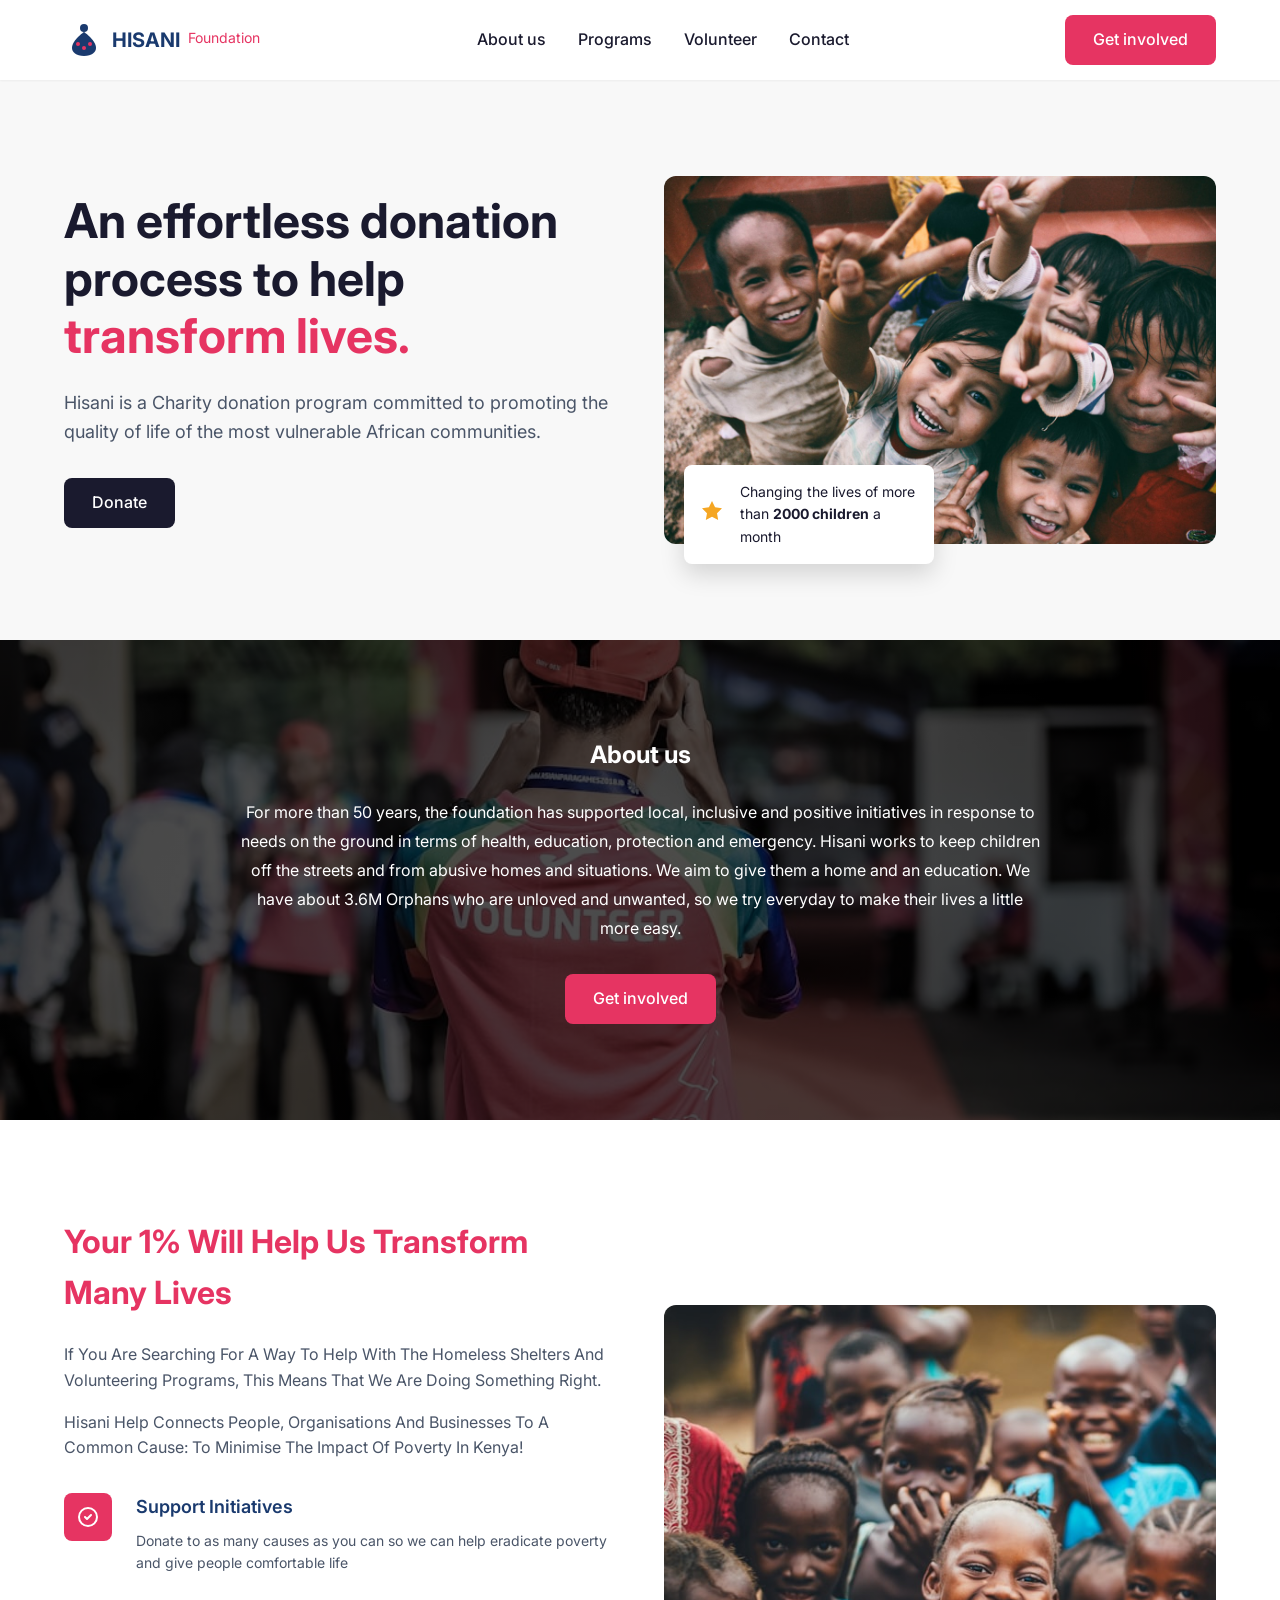
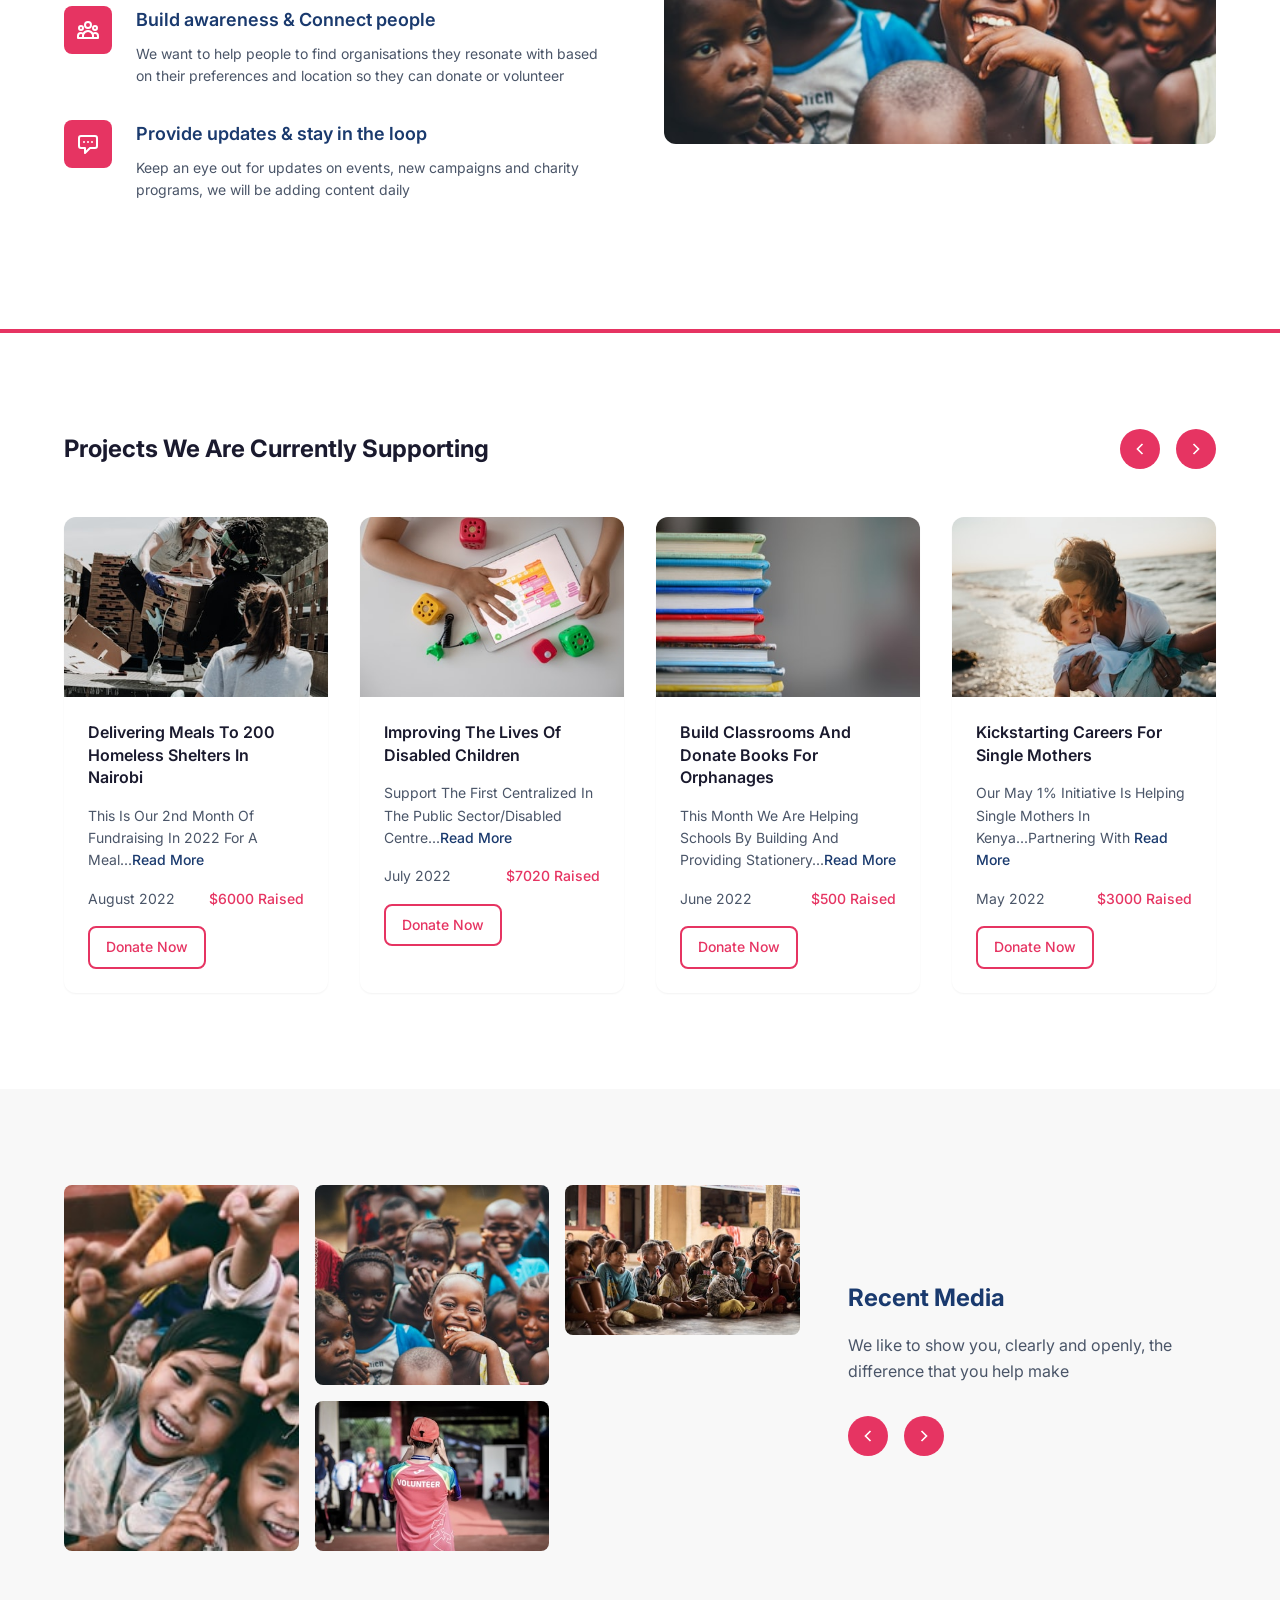
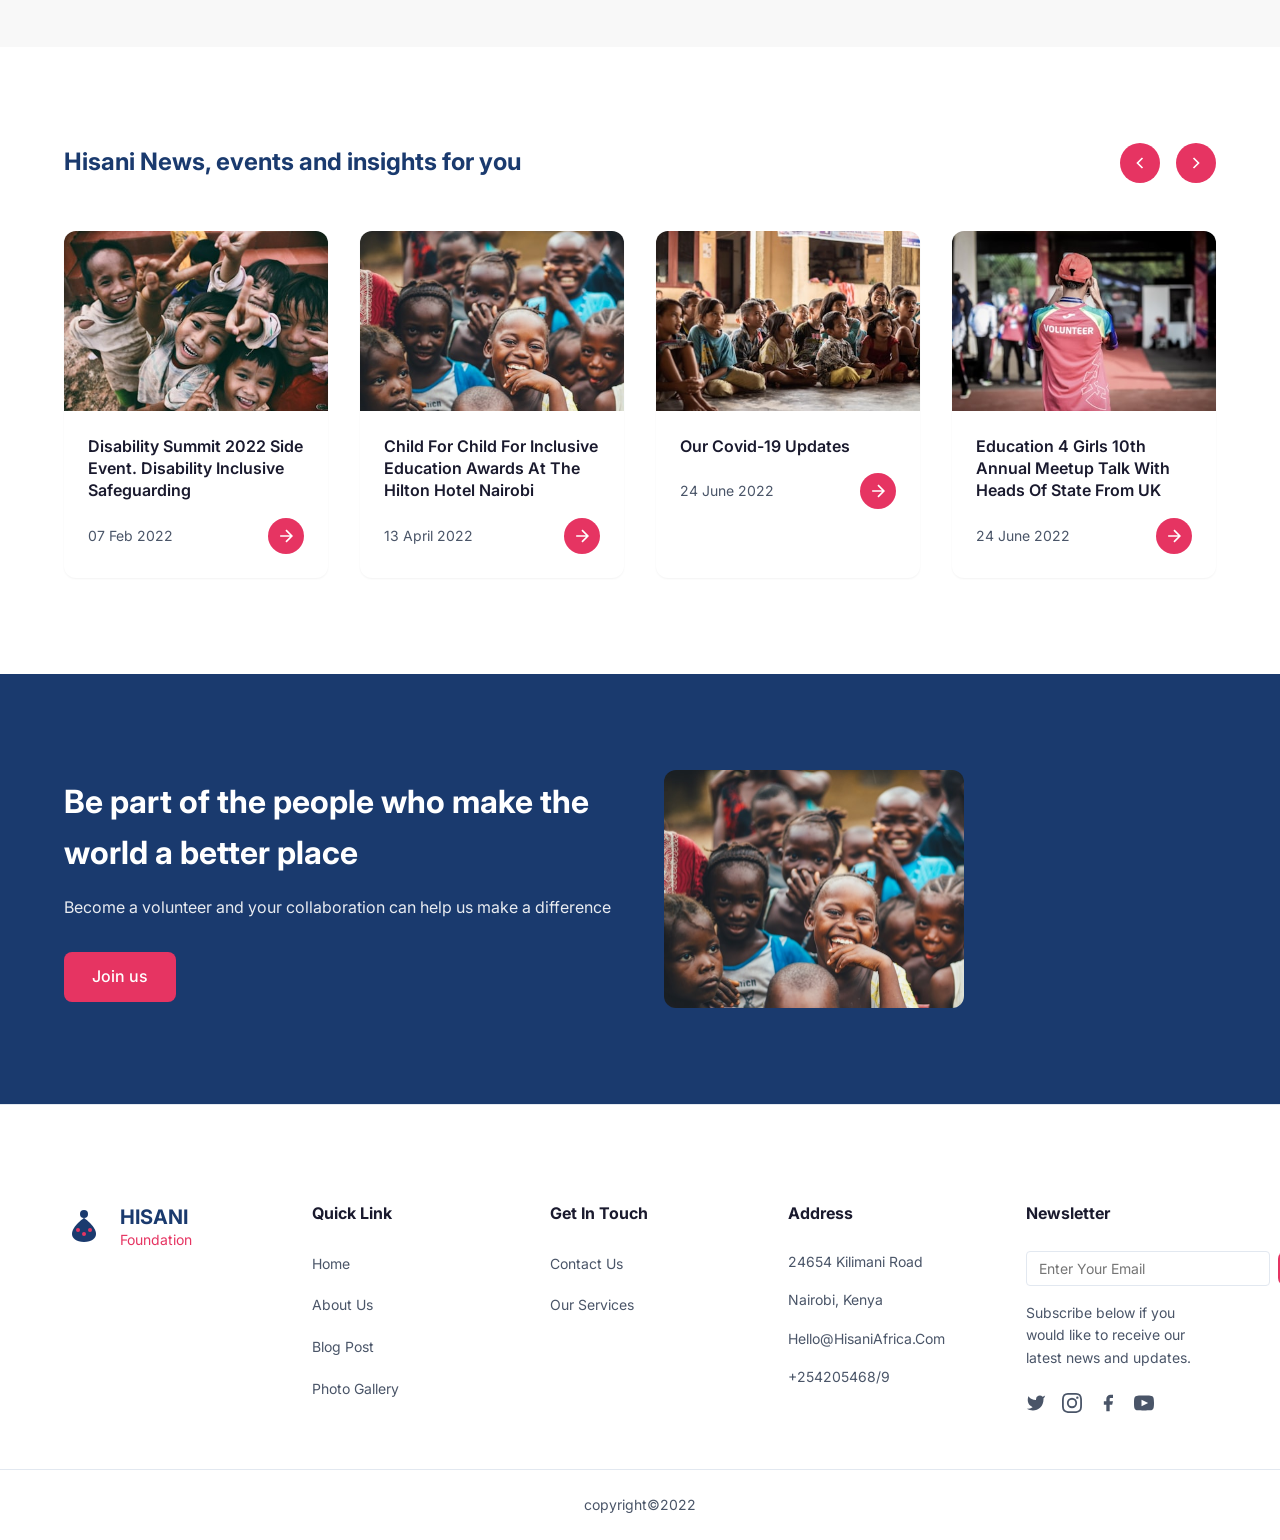
<file: index.html>
<!DOCTYPE html>
<html lang="en">
<head>
  <meta charset="UTF-8">
  <meta name="viewport" content="width=device-width, initial-scale=1.0">
  <title>Hisani - Transform Lives Through Donation</title>
  <link rel="stylesheet" href="assets/css/styles.css">
</head>
<body>
  <header class="header">
    <div class="container header-container">
      <a href="index.html" class="logo">
        <svg class="logo-icon" width="40" height="40" viewBox="0 0 40 40" fill="none" xmlns="http://www.w3.org/2000/svg">
          <circle cx="20" cy="8" r="4" fill="#1A3A6E"/>
          <path d="M20 12C20 12 8 20 8 28C8 32 12 36 20 36C28 36 32 32 32 28C32 20 20 12 20 12Z" fill="#1A3A6E"/>
          <circle cx="14" cy="24" r="2" fill="#E63462"/>
          <circle cx="20" cy="28" r="2" fill="#E63462"/>
          <circle cx="26" cy="24" r="2" fill="#E63462"/>
        </svg>
        <span class="logo-text">HISANI</span>
        <span class="logo-subtext">Foundation</span>
      </a>
      
      <nav class="nav">
        <ul class="nav-list">
          <li><a href="about-us.html" class="nav-link">About us</a></li>
          <li><a href="programs.html" class="nav-link">Programs</a></li>
          <li><a href="volunteer.html" class="nav-link">Volunteer</a></li>
          <li><a href="contact.html" class="nav-link">Contact</a></li>
        </ul>
      </nav>
      
      <a href="contact.html" class="btn btn-primary">Get involved</a>
      
      <button class="mobile-menu-btn" aria-label="Toggle menu">
        <span></span>
        <span></span>
        <span></span>
      </button>
    </div>
  </header>

  <main>
    <section class="hero">
      <div class="container hero-container">
        <div class="hero-content">
          <h1 class="hero-title">
            An effortless donation process to help 
            <span class="text-accent">transform lives.</span>
          </h1>
          <p class="hero-description">
            Hisani is a Charity donation program committed to promoting the quality of life of the most vulnerable African communities.
          </p>
          <a href="#donate" class="btn btn-dark">Donate</a>
        </div>
        
        <div class="hero-image">
          <img src="assets/images/hero/hero-main.jpg" alt="Volunteers helping community" class="hero-img">
          <div class="hero-card">
            <div class="hero-card-icon">
              <svg width="24" height="24" viewBox="0 0 24 24" fill="none" xmlns="http://www.w3.org/2000/svg">
                <path d="M12 2L15.09 8.26L22 9.27L17 14.14L18.18 21.02L12 17.77L5.82 21.02L7 14.14L2 9.27L8.91 8.26L12 2Z" fill="#F5A623"/>
              </svg>
            </div>
            <p class="hero-card-text">Changing the lives of more than <strong>2000 children</strong> a month</p>
          </div>
        </div>
      </div>
    </section>

    <section class="about-overlay-section">
      <div class="about-overlay-bg">
        <div class="container">
          <h2 class="about-overlay-title">About us</h2>
          <p class="about-overlay-text">
            For more than 50 years, the foundation has supported local, inclusive and positive initiatives in response to needs on the ground in terms of health, education, protection and emergency. Hisani works to keep children off the streets and from abusive homes and situations. We aim to give them a home and an education. We have about 3.6M Orphans who are unloved and unwanted, so we try everyday to make their lives a little more easy.
          </p>
          <a href="contact.html" class="btn btn-primary">Get involved</a>
        </div>
      </div>
    </section>

    <section id="impact" class="impact">
      <div class="container impact-container">
        <div class="impact-content">
          <h2 class="impact-title">
            <span class="text-accent">Your 1% Will Help Us Transform Many Lives</span>
          </h2>
          <p class="impact-description">
            If You Are Searching For A Way To Help With The Homeless Shelters And Volunteering Programs, This Means That We Are Doing Something Right.
          </p>
          <p class="impact-description">
            Hisani Help Connects People, Organisations And Businesses To A Common Cause: To Minimise The Impact Of Poverty In Kenya!
          </p>
          
          <div class="features">
            <div class="feature">
              <div class="feature-icon feature-icon--pink">
                <svg width="24" height="24" viewBox="0 0 24 24" fill="none" xmlns="http://www.w3.org/2000/svg">
                  <path d="M9 12L11 14L15 10M21 12C21 16.9706 16.9706 21 12 21C7.02944 21 3 16.9706 3 12C3 7.02944 7.02944 3 12 3C16.9706 3 21 7.02944 21 12Z" stroke="white" stroke-width="2" stroke-linecap="round" stroke-linejoin="round"/>
                </svg>
              </div>
              <div class="feature-content">
                <h3 class="feature-title">Support Initiatives</h3>
                <p class="feature-text">Donate to as many causes as you can so we can help eradicate poverty and give people comfortable life</p>
              </div>
            </div>
            
            <div class="feature">
              <div class="feature-icon feature-icon--pink">
                <svg width="24" height="24" viewBox="0 0 24 24" fill="none" xmlns="http://www.w3.org/2000/svg">
                  <path d="M17 20H22V18C22 16.3431 20.6569 15 19 15C18.0444 15 17.1931 15.4468 16.6438 16.1429M17 20H7M17 20V18C17 17.3438 16.8736 16.717 16.6438 16.1429M7 20H2V18C2 16.3431 3.34315 15 5 15C5.95561 15 6.80686 15.4468 7.35625 16.1429M7 20V18C7 17.3438 7.12642 16.717 7.35625 16.1429M7.35625 16.1429C8.0935 14.301 9.89482 13 12 13C14.1052 13 15.9065 14.301 16.6438 16.1429M15 7C15 8.65685 13.6569 10 12 10C10.3431 10 9 8.65685 9 7C9 5.34315 10.3431 4 12 4C13.6569 4 15 5.34315 15 7ZM21 10C21 11.1046 20.1046 12 19 12C17.8954 12 17 11.1046 17 10C17 8.89543 17.8954 8 19 8C20.1046 8 21 8.89543 21 10ZM7 10C7 11.1046 6.10457 12 5 12C3.89543 12 3 11.1046 3 10C3 8.89543 3.89543 8 5 8C6.10457 8 7 8.89543 7 10Z" stroke="white" stroke-width="2" stroke-linecap="round" stroke-linejoin="round"/>
                </svg>
              </div>
              <div class="feature-content">
                <h3 class="feature-title">Build awareness & Connect people</h3>
                <p class="feature-text">We want to help people to find organisations they resonate with based on their preferences and location so they can donate or volunteer</p>
              </div>
            </div>
            
            <div class="feature">
              <div class="feature-icon feature-icon--pink">
                <svg width="24" height="24" viewBox="0 0 24 24" fill="none" xmlns="http://www.w3.org/2000/svg">
                  <path d="M8 10H8.01M12 10H12.01M16 10H16.01M9 16H5C3.89543 16 3 15.1046 3 14V6C3 4.89543 3.89543 4 5 4H19C20.1046 4 21 4.89543 21 6V14C21 15.1046 20.1046 16 19 16H14L9 21V16Z" stroke="white" stroke-width="2" stroke-linecap="round" stroke-linejoin="round"/>
                </svg>
              </div>
              <div class="feature-content">
                <h3 class="feature-title">Provide updates & stay in the loop</h3>
                <p class="feature-text">Keep an eye out for updates on events, new campaigns and charity programs, we will be adding content daily</p>
              </div>
            </div>
          </div>
        </div>
        
        <div class="impact-image">
          <img src="assets/images/hero/impact-child.jpg" alt="Happy children smiling" class="impact-img">
        </div>
      </div>
    </section>

    <section id="projects" class="projects-section home-projects">
      <div class="container">
        <div class="projects-header">
          <h2 class="projects-title">Projects We Are Currently Supporting</h2>
          <div class="carousel-nav">
            <button class="carousel-btn carousel-prev" aria-label="Previous">
              <svg width="20" height="20" viewBox="0 0 24 24" fill="none" stroke="currentColor" stroke-width="2">
                <path d="M15 18l-6-6 6-6"/>
              </svg>
            </button>
            <button class="carousel-btn carousel-next" aria-label="Next">
              <svg width="20" height="20" viewBox="0 0 24 24" fill="none" stroke="currentColor" stroke-width="2">
                <path d="M9 18l6-6-6-6"/>
              </svg>
            </button>
          </div>
        </div>
        
        <div class="projects-grid">
          <div class="project-card">
            <div class="project-image">
              <img src="assets/images/projects/project-meals.jpg" alt="Delivering meals">
            </div>
            <div class="project-content">
              <h3 class="project-title">Delivering Meals To 200 Homeless Shelters In Nairobi</h3>
              <p class="project-description">This Is Our 2nd Month Of Fundraising In 2022 For A Meal...<a href="project-detail.html" class="read-more">Read More</a></p>
              <div class="project-meta">
                <span class="project-date">August 2022</span>
                <span class="project-raised">$6000 Raised</span>
              </div>
              <a href="project-detail.html" class="btn btn-donate">Donate Now</a>
            </div>
          </div>

          <div class="project-card">
            <div class="project-image">
              <img src="assets/images/projects/project-disabled.jpg" alt="Disabled children">
            </div>
            <div class="project-content">
              <h3 class="project-title">Improving The Lives Of Disabled Children</h3>
              <p class="project-description">Support The First Centralized In The Public Sector/Disabled Centre...<a href="project-detail.html" class="read-more">Read More</a></p>
              <div class="project-meta">
                <span class="project-date">July 2022</span>
                <span class="project-raised">$7020 Raised</span>
              </div>
              <a href="project-detail.html" class="btn btn-donate">Donate Now</a>
            </div>
          </div>

          <div class="project-card">
            <div class="project-image">
              <img src="assets/images/projects/project-classrooms.jpg" alt="Classrooms and books">
            </div>
            <div class="project-content">
              <h3 class="project-title">Build Classrooms And Donate Books For Orphanages</h3>
              <p class="project-description">This Month We Are Helping Schools By Building And Providing Stationery...<a href="project-detail.html" class="read-more">Read More</a></p>
              <div class="project-meta">
                <span class="project-date">June 2022</span>
                <span class="project-raised">$500 Raised</span>
              </div>
              <a href="project-detail.html" class="btn btn-donate">Donate Now</a>
            </div>
          </div>

          <div class="project-card">
            <div class="project-image">
              <img src="assets/images/projects/project-mothers.jpg" alt="Single mothers">
            </div>
            <div class="project-content">
              <h3 class="project-title">Kickstarting Careers For Single Mothers</h3>
              <p class="project-description">Our May 1% Initiative Is Helping Single Mothers In Kenya...Partnering With <a href="project-detail.html" class="read-more">Read More</a></p>
              <div class="project-meta">
                <span class="project-date">May 2022</span>
                <span class="project-raised">$3000 Raised</span>
              </div>
              <a href="project-detail.html" class="btn btn-donate">Donate Now</a>
            </div>
          </div>
        </div>
      </div>
    </section>

    <section class="recent-media">
      <div class="container">
        <div class="media-content">
          <div class="media-gallery">
            <div class="media-item media-item--large">
              <img src="assets/images/media/media-1.jpg" alt="Children with donations">
            </div>
            <div class="media-item media-item--featured">
              <img src="assets/images/media/media-2.jpg" alt="Happy child">
            </div>
            <div class="media-item">
              <img src="assets/images/media/media-3.jpg" alt="Community support">
            </div>
            <div class="media-item">
              <img src="assets/images/media/media-4.jpg" alt="Education program">
            </div>
          </div>
          <div class="media-info">
            <h2 class="media-title">Recent Media</h2>
            <p class="media-text">We like to show you, clearly and openly, the difference that you help make</p>
            <div class="media-nav">
              <button class="carousel-btn carousel-prev" aria-label="Previous">
                <svg width="20" height="20" viewBox="0 0 24 24" fill="none" stroke="currentColor" stroke-width="2">
                  <path d="M15 18l-6-6 6-6"/>
                </svg>
              </button>
              <button class="carousel-btn carousel-next" aria-label="Next">
                <svg width="20" height="20" viewBox="0 0 24 24" fill="none" stroke="currentColor" stroke-width="2">
                  <path d="M9 18l6-6-6-6"/>
                </svg>
              </button>
            </div>
          </div>
        </div>
      </div>
    </section>

    <section class="news-section">
      <div class="container">
        <div class="news-header">
          <h2 class="news-title">Hisani News, events and insights for you</h2>
          <div class="carousel-nav">
            <button class="carousel-btn carousel-prev" aria-label="Previous">
              <svg width="20" height="20" viewBox="0 0 24 24" fill="none" stroke="currentColor" stroke-width="2">
                <path d="M15 18l-6-6 6-6"/>
              </svg>
            </button>
            <button class="carousel-btn carousel-next" aria-label="Next">
              <svg width="20" height="20" viewBox="0 0 24 24" fill="none" stroke="currentColor" stroke-width="2">
                <path d="M9 18l6-6-6-6"/>
              </svg>
            </button>
          </div>
        </div>
        <div class="news-grid">
          <div class="news-card">
            <div class="news-image">
              <img src="assets/images/media/media-1.jpg" alt="Disability Summit">
            </div>
            <div class="news-content">
              <h3 class="news-card-title">Disability Summit 2022 Side Event. Disability Inclusive Safeguarding</h3>
              <div class="news-meta">
                <span class="news-date">07 Feb 2022</span>
                <a href="#" class="news-link">
                  <svg width="20" height="20" viewBox="0 0 24 24" fill="none" stroke="currentColor" stroke-width="2">
                    <path d="M5 12h14M12 5l7 7-7 7"/>
                  </svg>
                </a>
              </div>
            </div>
          </div>
          <div class="news-card">
            <div class="news-image">
              <img src="assets/images/media/media-2.jpg" alt="Education Awards">
            </div>
            <div class="news-content">
              <h3 class="news-card-title">Child For Child For Inclusive Education Awards At The Hilton Hotel Nairobi</h3>
              <div class="news-meta">
                <span class="news-date">13 April 2022</span>
                <a href="#" class="news-link">
                  <svg width="20" height="20" viewBox="0 0 24 24" fill="none" stroke="currentColor" stroke-width="2">
                    <path d="M5 12h14M12 5l7 7-7 7"/>
                  </svg>
                </a>
              </div>
            </div>
          </div>
          <div class="news-card">
            <div class="news-image">
              <img src="assets/images/media/media-3.jpg" alt="Covid-19 Updates">
            </div>
            <div class="news-content">
              <h3 class="news-card-title">Our Covid-19 Updates</h3>
              <div class="news-meta">
                <span class="news-date">24 June 2022</span>
                <a href="#" class="news-link">
                  <svg width="20" height="20" viewBox="0 0 24 24" fill="none" stroke="currentColor" stroke-width="2">
                    <path d="M5 12h14M12 5l7 7-7 7"/>
                  </svg>
                </a>
              </div>
            </div>
          </div>
          <div class="news-card">
            <div class="news-image">
              <img src="assets/images/media/media-4.jpg" alt="Annual Meetup">
            </div>
            <div class="news-content">
              <h3 class="news-card-title">Education 4 Girls 10th Annual Meetup Talk With Heads Of State From UK</h3>
              <div class="news-meta">
                <span class="news-date">24 June 2022</span>
                <a href="#" class="news-link">
                  <svg width="20" height="20" viewBox="0 0 24 24" fill="none" stroke="currentColor" stroke-width="2">
                    <path d="M5 12h14M12 5l7 7-7 7"/>
                  </svg>
                </a>
              </div>
            </div>
          </div>
        </div>
      </div>
    </section>

    <section class="cta-section">
      <div class="container cta-container">
        <div class="cta-content">
          <h2 class="cta-title">Be part of the people who make the world a better place</h2>
          <p class="cta-text">Become a volunteer and your collaboration can help us make a difference</p>
          <a href="volunteer.html" class="btn btn-primary">Join us</a>
        </div>
        <div class="cta-image">
          <img src="assets/images/hero/impact-child.jpg" alt="Hands holding heart">
        </div>
      </div>
    </section>
  </main>

  <footer class="footer">
    <div class="container footer-container">
      <div class="footer-brand">
        <a href="index.html" class="footer-logo">
          <svg class="logo-icon" width="40" height="40" viewBox="0 0 40 40" fill="none" xmlns="http://www.w3.org/2000/svg">
            <circle cx="20" cy="8" r="4" fill="#1A3A6E"/>
            <path d="M20 12C20 12 8 20 8 28C8 32 12 36 20 36C28 36 32 32 32 28C32 20 20 12 20 12Z" fill="#1A3A6E"/>
            <circle cx="14" cy="24" r="2" fill="#E63462"/>
            <circle cx="20" cy="28" r="2" fill="#E63462"/>
            <circle cx="26" cy="24" r="2" fill="#E63462"/>
          </svg>
          <div class="footer-logo-text">
            <span class="logo-text">HISANI</span>
            <span class="logo-subtext">Foundation</span>
          </div>
        </a>
      </div>

      <div class="footer-links">
        <div class="footer-column">
          <h4 class="footer-title">Quick Link</h4>
          <ul class="footer-list">
            <li><a href="index.html">Home</a></li>
            <li><a href="about-us.html">About Us</a></li>
            <li><a href="programs.html">Blog Post</a></li>
            <li><a href="programs.html">Photo Gallery</a></li>
          </ul>
        </div>

        <div class="footer-column">
          <h4 class="footer-title">Get In Touch</h4>
          <ul class="footer-list">
            <li><a href="contact.html">Contact Us</a></li>
            <li><a href="programs.html">Our Services</a></li>
          </ul>
        </div>

        <div class="footer-column">
          <h4 class="footer-title">Address</h4>
          <ul class="footer-list footer-address">
            <li>24654 Kilimani Road</li>
            <li>Nairobi, Kenya</li>
            <li><a href="mailto:Hello@HisaniAfrica.Com">Hello@HisaniAfrica.Com</a></li>
            <li><a href="tel:+254205468/9">+254205468/9</a></li>
          </ul>
        </div>

        <div class="footer-column footer-newsletter">
          <h4 class="footer-title">Newsletter</h4>
          <form class="newsletter-form">
            <input type="email" placeholder="Enter Your Email" class="newsletter-input">
            <button type="submit" class="btn btn-primary newsletter-btn">Subscribe</button>
          </form>
          <p class="newsletter-text">Subscribe below if you would like to receive our latest news and updates.</p>
          <div class="footer-social">
            <a href="#" aria-label="Twitter"><svg width="20" height="20" viewBox="0 0 24 24" fill="currentColor"><path d="M23 3a10.9 10.9 0 0 1-3.14 1.53 4.48 4.48 0 0 0-7.86 3v1A10.66 10.66 0 0 1 3 4s-4 9 5 13a11.64 11.64 0 0 1-7 2c9 5 20 0 20-11.5a4.5 4.5 0 0 0-.08-.83A7.72 7.72 0 0 0 23 3z"/></svg></a>
            <a href="#" aria-label="Instagram"><svg width="20" height="20" viewBox="0 0 24 24" fill="currentColor"><path d="M12 2.163c3.204 0 3.584.012 4.85.07 3.252.148 4.771 1.691 4.919 4.919.058 1.265.069 1.645.069 4.849 0 3.205-.012 3.584-.069 4.849-.149 3.225-1.664 4.771-4.919 4.919-1.266.058-1.644.07-4.85.07-3.204 0-3.584-.012-4.849-.07-3.26-.149-4.771-1.699-4.919-4.92-.058-1.265-.07-1.644-.07-4.849 0-3.204.013-3.583.07-4.849.149-3.227 1.664-4.771 4.919-4.919 1.266-.057 1.645-.069 4.849-.069zM12 0C8.741 0 8.333.014 7.053.072 2.695.272.273 2.69.073 7.052.014 8.333 0 8.741 0 12c0 3.259.014 3.668.072 4.948.2 4.358 2.618 6.78 6.98 6.98C8.333 23.986 8.741 24 12 24c3.259 0 3.668-.014 4.948-.072 4.354-.2 6.782-2.618 6.979-6.98.059-1.28.073-1.689.073-4.948 0-3.259-.014-3.667-.072-4.947-.196-4.354-2.617-6.78-6.979-6.98C15.668.014 15.259 0 12 0zm0 5.838a6.162 6.162 0 1 0 0 12.324 6.162 6.162 0 0 0 0-12.324zM12 16a4 4 0 1 1 0-8 4 4 0 0 1 0 8zm6.406-11.845a1.44 1.44 0 1 0 0 2.881 1.44 1.44 0 0 0 0-2.881z"/></svg></a>
            <a href="#" aria-label="Facebook"><svg width="20" height="20" viewBox="0 0 24 24" fill="currentColor"><path d="M18 2h-3a5 5 0 0 0-5 5v3H7v4h3v8h4v-8h3l1-4h-4V7a1 1 0 0 1 1-1h3z"/></svg></a>
            <a href="#" aria-label="YouTube"><svg width="20" height="20" viewBox="0 0 24 24" fill="currentColor"><path d="M19.615 3.184c-3.604-.246-11.631-.245-15.23 0-3.897.266-4.356 2.62-4.385 8.816.029 6.185.484 8.549 4.385 8.816 3.6.245 11.626.246 15.23 0 3.897-.266 4.356-2.62 4.385-8.816-.029-6.185-.484-8.549-4.385-8.816zm-10.615 12.816v-8l8 3.993-8 4.007z"/></svg></a>
          </div>
        </div>
      </div>
    </div>
    <div class="footer-bottom">
      <div class="container">
        <p>copyright©2022</p>
      </div>
    </div>
  </footer>

  <script src="assets/js/main.js"></script>
</body>
</html>
</file>
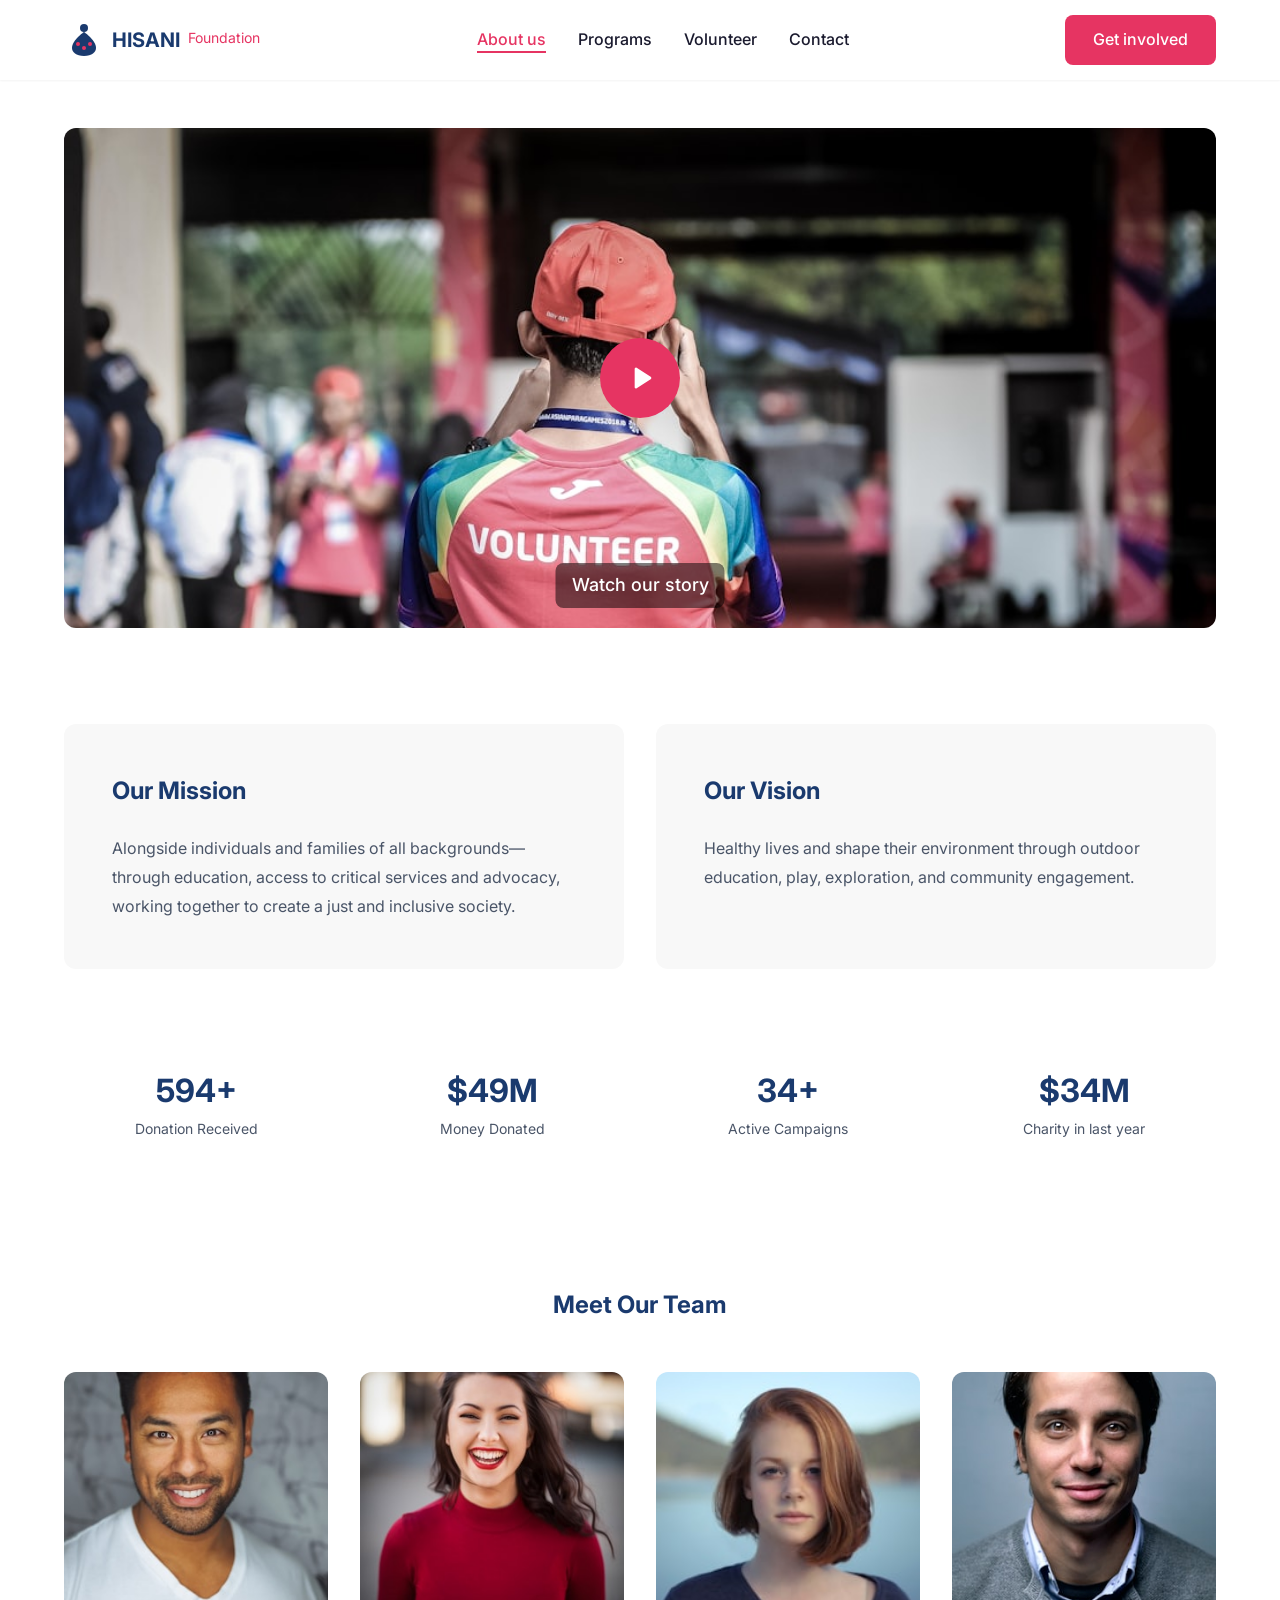
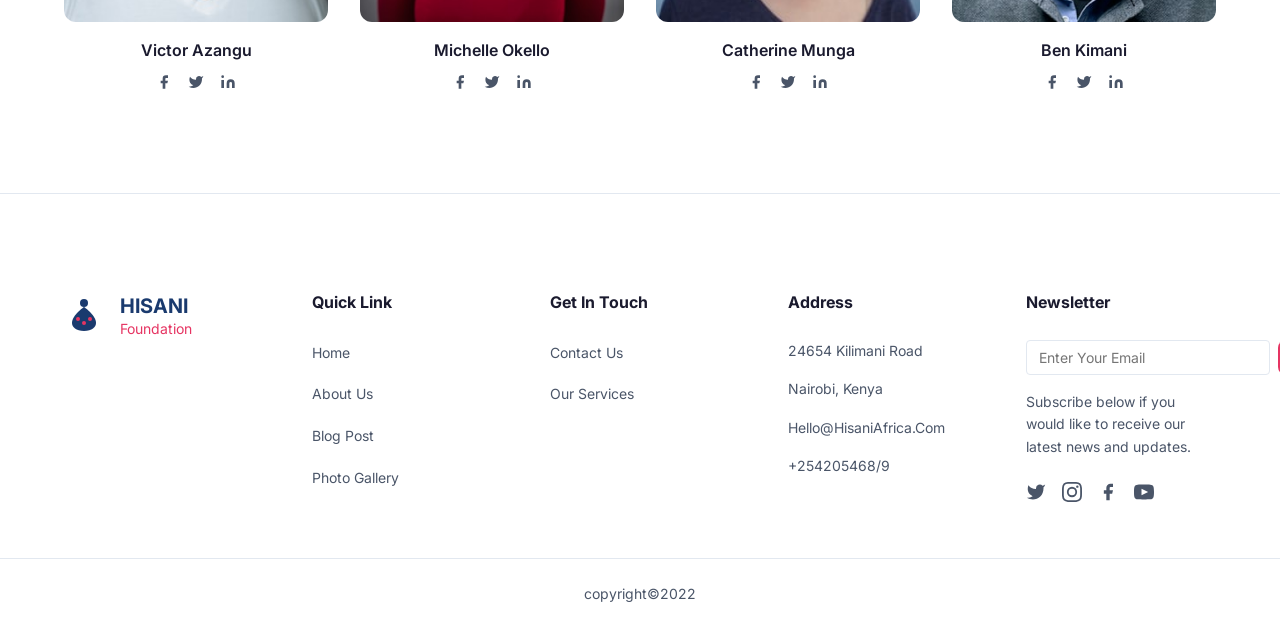
<file: about-us.html>
<!DOCTYPE html>
<html lang="en">
<head>
  <meta charset="UTF-8">
  <meta name="viewport" content="width=device-width, initial-scale=1.0">
  <title>About Us - Hisani</title>
  <link rel="stylesheet" href="assets/css/styles.css">
</head>
<body>
  <header class="header">
    <div class="container header-container">
      <a href="index.html" class="logo">
        <svg class="logo-icon" width="40" height="40" viewBox="0 0 40 40" fill="none" xmlns="http://www.w3.org/2000/svg">
          <circle cx="20" cy="8" r="4" fill="#1A3A6E"/>
          <path d="M20 12C20 12 8 20 8 28C8 32 12 36 20 36C28 36 32 32 32 28C32 20 20 12 20 12Z" fill="#1A3A6E"/>
          <circle cx="14" cy="24" r="2" fill="#E63462"/>
          <circle cx="20" cy="28" r="2" fill="#E63462"/>
          <circle cx="26" cy="24" r="2" fill="#E63462"/>
        </svg>
        <span class="logo-text">HISANI</span>
        <span class="logo-subtext">Foundation</span>
      </a>
      
      <nav class="nav">
        <ul class="nav-list">
          <li><a href="about-us.html" class="nav-link active">About us</a></li>
          <li><a href="programs.html" class="nav-link">Programs</a></li>
          <li><a href="volunteer.html" class="nav-link">Volunteer</a></li>
          <li><a href="contact.html" class="nav-link">Contact</a></li>
        </ul>
      </nav>
      
      <a href="contact.html" class="btn btn-primary">Get involved</a>
      
      <button class="mobile-menu-btn" aria-label="Toggle menu">
        <span></span>
        <span></span>
        <span></span>
      </button>
    </div>
  </header>

  <main>
    <section class="about-video-hero">
      <div class="container">
        <div class="about-video-wrapper">
          <img src="assets/images/about/about-volunteers.jpg" alt="Children learning together">
          <button class="play-button" id="play-video-btn" aria-label="Play video">
            <svg width="32" height="32" viewBox="0 0 24 24" fill="none" xmlns="http://www.w3.org/2000/svg">
              <path d="M8 5.14v13.72a1 1 0 001.5.86l10.5-6.86a1 1 0 000-1.72L9.5 4.28a1 1 0 00-1.5.86z" fill="currentColor"/>
            </svg>
          </button>
          <p class="video-caption">Watch our story</p>
        </div>
      </div>
    </section>

    <div class="video-modal" id="video-modal">
      <div class="video-modal-overlay"></div>
      <div class="video-modal-content">
        <button class="video-modal-close" id="close-video-btn" aria-label="Close video">
          <svg width="24" height="24" viewBox="0 0 24 24" fill="none" xmlns="http://www.w3.org/2000/svg">
            <path d="M18 6L6 18M6 6l12 12" stroke="currentColor" stroke-width="2" stroke-linecap="round" stroke-linejoin="round"/>
          </svg>
        </button>
        <div class="video-container">
          <iframe id="video-iframe" src="" frameborder="0" allow="accelerometer; autoplay; clipboard-write; encrypted-media; gyroscope; picture-in-picture" allowfullscreen></iframe>
        </div>
      </div>
    </div>

    <section class="about-mission-vision">
      <div class="container mission-vision-grid">
        <div class="mission-box">
          <h2>Our Mission</h2>
          <p>Alongside individuals and families of all backgrounds—through education, access to critical services and advocacy, working together to create a just and inclusive society.</p>
        </div>
        <div class="vision-box">
          <h2>Our Vision</h2>
          <p>Healthy lives and shape their environment through outdoor education, play, exploration, and community engagement.</p>
        </div>
      </div>
    </section>

    <section class="about-stats">
      <div class="container">
        <div class="stats-grid">
          <div class="stat-item">
            <span class="stat-number">594+</span>
            <span class="stat-label">Donation Received</span>
          </div>
          <div class="stat-item">
            <span class="stat-number">$49M</span>
            <span class="stat-label">Money Donated</span>
          </div>
          <div class="stat-item">
            <span class="stat-number">34+</span>
            <span class="stat-label">Active Campaigns</span>
          </div>
          <div class="stat-item">
            <span class="stat-number">$34M</span>
            <span class="stat-label">Charity in last year</span>
          </div>
        </div>
      </div>
    </section>

    <section class="team-section">
      <div class="container">
        <h2 class="team-heading">Meet Our Team</h2>
        
        <div class="team-grid">
          <div class="team-card">
            <div class="team-image">
              <img src="assets/images/team/team-victor.jpg" alt="Victor Azangu">
            </div>
            <h4 class="team-name">Victor Azangu</h4>
            <div class="team-social">
              <a href="#" aria-label="Facebook"><svg width="16" height="16" viewBox="0 0 24 24" fill="currentColor"><path d="M18 2h-3a5 5 0 0 0-5 5v3H7v4h3v8h4v-8h3l1-4h-4V7a1 1 0 0 1 1-1h3z"/></svg></a>
              <a href="#" aria-label="Twitter"><svg width="16" height="16" viewBox="0 0 24 24" fill="currentColor"><path d="M23 3a10.9 10.9 0 0 1-3.14 1.53 4.48 4.48 0 0 0-7.86 3v1A10.66 10.66 0 0 1 3 4s-4 9 5 13a11.64 11.64 0 0 1-7 2c9 5 20 0 20-11.5a4.5 4.5 0 0 0-.08-.83A7.72 7.72 0 0 0 23 3z"/></svg></a>
              <a href="#" aria-label="LinkedIn"><svg width="16" height="16" viewBox="0 0 24 24" fill="currentColor"><path d="M16 8a6 6 0 0 1 6 6v7h-4v-7a2 2 0 0 0-2-2 2 2 0 0 0-2 2v7h-4v-7a6 6 0 0 1 6-6z"/><rect x="2" y="9" width="4" height="12"/><circle cx="4" cy="4" r="2"/></svg></a>
            </div>
          </div>

          <div class="team-card">
            <div class="team-image">
              <img src="assets/images/team/team-michelle.jpg" alt="Michelle Okello">
            </div>
            <h4 class="team-name">Michelle Okello</h4>
            <div class="team-social">
              <a href="#" aria-label="Facebook"><svg width="16" height="16" viewBox="0 0 24 24" fill="currentColor"><path d="M18 2h-3a5 5 0 0 0-5 5v3H7v4h3v8h4v-8h3l1-4h-4V7a1 1 0 0 1 1-1h3z"/></svg></a>
              <a href="#" aria-label="Twitter"><svg width="16" height="16" viewBox="0 0 24 24" fill="currentColor"><path d="M23 3a10.9 10.9 0 0 1-3.14 1.53 4.48 4.48 0 0 0-7.86 3v1A10.66 10.66 0 0 1 3 4s-4 9 5 13a11.64 11.64 0 0 1-7 2c9 5 20 0 20-11.5a4.5 4.5 0 0 0-.08-.83A7.72 7.72 0 0 0 23 3z"/></svg></a>
              <a href="#" aria-label="LinkedIn"><svg width="16" height="16" viewBox="0 0 24 24" fill="currentColor"><path d="M16 8a6 6 0 0 1 6 6v7h-4v-7a2 2 0 0 0-2-2 2 2 0 0 0-2 2v7h-4v-7a6 6 0 0 1 6-6z"/><rect x="2" y="9" width="4" height="12"/><circle cx="4" cy="4" r="2"/></svg></a>
            </div>
          </div>

          <div class="team-card">
            <div class="team-image">
              <img src="assets/images/team/team-catherine.jpg" alt="Catherine Munga">
            </div>
            <h4 class="team-name">Catherine Munga</h4>
            <div class="team-social">
              <a href="#" aria-label="Facebook"><svg width="16" height="16" viewBox="0 0 24 24" fill="currentColor"><path d="M18 2h-3a5 5 0 0 0-5 5v3H7v4h3v8h4v-8h3l1-4h-4V7a1 1 0 0 1 1-1h3z"/></svg></a>
              <a href="#" aria-label="Twitter"><svg width="16" height="16" viewBox="0 0 24 24" fill="currentColor"><path d="M23 3a10.9 10.9 0 0 1-3.14 1.53 4.48 4.48 0 0 0-7.86 3v1A10.66 10.66 0 0 1 3 4s-4 9 5 13a11.64 11.64 0 0 1-7 2c9 5 20 0 20-11.5a4.5 4.5 0 0 0-.08-.83A7.72 7.72 0 0 0 23 3z"/></svg></a>
              <a href="#" aria-label="LinkedIn"><svg width="16" height="16" viewBox="0 0 24 24" fill="currentColor"><path d="M16 8a6 6 0 0 1 6 6v7h-4v-7a2 2 0 0 0-2-2 2 2 0 0 0-2 2v7h-4v-7a6 6 0 0 1 6-6z"/><rect x="2" y="9" width="4" height="12"/><circle cx="4" cy="4" r="2"/></svg></a>
            </div>
          </div>

          <div class="team-card">
            <div class="team-image">
              <img src="assets/images/team/team-benson.jpg" alt="Benson Doe">
            </div>
            <h4 class="team-name">Ben Kimani</h4>
            <div class="team-social">
              <a href="#" aria-label="Facebook"><svg width="16" height="16" viewBox="0 0 24 24" fill="currentColor"><path d="M18 2h-3a5 5 0 0 0-5 5v3H7v4h3v8h4v-8h3l1-4h-4V7a1 1 0 0 1 1-1h3z"/></svg></a>
              <a href="#" aria-label="Twitter"><svg width="16" height="16" viewBox="0 0 24 24" fill="currentColor"><path d="M23 3a10.9 10.9 0 0 1-3.14 1.53 4.48 4.48 0 0 0-7.86 3v1A10.66 10.66 0 0 1 3 4s-4 9 5 13a11.64 11.64 0 0 1-7 2c9 5 20 0 20-11.5a4.5 4.5 0 0 0-.08-.83A7.72 7.72 0 0 0 23 3z"/></svg></a>
              <a href="#" aria-label="LinkedIn"><svg width="16" height="16" viewBox="0 0 24 24" fill="currentColor"><path d="M16 8a6 6 0 0 1 6 6v7h-4v-7a2 2 0 0 0-2-2 2 2 0 0 0-2 2v7h-4v-7a6 6 0 0 1 6-6z"/><rect x="2" y="9" width="4" height="12"/><circle cx="4" cy="4" r="2"/></svg></a>
            </div>
          </div>
        </div>
      </div>
    </section>
  </main>

  <footer class="footer">
    <div class="container footer-container">
      <div class="footer-brand">
        <a href="index.html" class="footer-logo">
          <svg class="logo-icon" width="40" height="40" viewBox="0 0 40 40" fill="none" xmlns="http://www.w3.org/2000/svg">
            <circle cx="20" cy="8" r="4" fill="#1A3A6E"/>
            <path d="M20 12C20 12 8 20 8 28C8 32 12 36 20 36C28 36 32 32 32 28C32 20 20 12 20 12Z" fill="#1A3A6E"/>
            <circle cx="14" cy="24" r="2" fill="#E63462"/>
            <circle cx="20" cy="28" r="2" fill="#E63462"/>
            <circle cx="26" cy="24" r="2" fill="#E63462"/>
          </svg>
          <div class="footer-logo-text">
            <span class="logo-text">HISANI</span>
            <span class="logo-subtext">Foundation</span>
          </div>
        </a>
      </div>

      <div class="footer-links">
        <div class="footer-column">
          <h4 class="footer-title">Quick Link</h4>
          <ul class="footer-list">
            <li><a href="index.html">Home</a></li>
            <li><a href="about-us.html">About Us</a></li>
            <li><a href="programs.html">Blog Post</a></li>
            <li><a href="programs.html">Photo Gallery</a></li>
          </ul>
        </div>

        <div class="footer-column">
          <h4 class="footer-title">Get In Touch</h4>
          <ul class="footer-list">
            <li><a href="contact.html">Contact Us</a></li>
            <li><a href="programs.html">Our Services</a></li>
          </ul>
        </div>

        <div class="footer-column">
          <h4 class="footer-title">Address</h4>
          <ul class="footer-list footer-address">
            <li>24654 Kilimani Road</li>
            <li>Nairobi, Kenya</li>
            <li><a href="mailto:Hello@HisaniAfrica.Com">Hello@HisaniAfrica.Com</a></li>
            <li><a href="tel:+254205468/9">+254205468/9</a></li>
          </ul>
        </div>

        <div class="footer-column footer-newsletter">
          <h4 class="footer-title">Newsletter</h4>
          <form class="newsletter-form">
            <input type="email" placeholder="Enter Your Email" class="newsletter-input">
            <button type="submit" class="btn btn-primary newsletter-btn">Subscribe</button>
          </form>
          <p class="newsletter-text">Subscribe below if you would like to receive our latest news and updates.</p>
          <div class="footer-social">
            <a href="#" aria-label="Twitter"><svg width="20" height="20" viewBox="0 0 24 24" fill="currentColor"><path d="M23 3a10.9 10.9 0 0 1-3.14 1.53 4.48 4.48 0 0 0-7.86 3v1A10.66 10.66 0 0 1 3 4s-4 9 5 13a11.64 11.64 0 0 1-7 2c9 5 20 0 20-11.5a4.5 4.5 0 0 0-.08-.83A7.72 7.72 0 0 0 23 3z"/></svg></a>
            <a href="#" aria-label="Instagram"><svg width="20" height="20" viewBox="0 0 24 24" fill="currentColor"><path d="M12 2.163c3.204 0 3.584.012 4.85.07 3.252.148 4.771 1.691 4.919 4.919.058 1.265.069 1.645.069 4.849 0 3.205-.012 3.584-.069 4.849-.149 3.225-1.664 4.771-4.919 4.919-1.266.058-1.644.07-4.85.07-3.204 0-3.584-.012-4.849-.07-3.26-.149-4.771-1.699-4.919-4.92-.058-1.265-.07-1.644-.07-4.849 0-3.204.013-3.583.07-4.849.149-3.227 1.664-4.771 4.919-4.919 1.266-.057 1.645-.069 4.849-.069zM12 0C8.741 0 8.333.014 7.053.072 2.695.272.273 2.69.073 7.052.014 8.333 0 8.741 0 12c0 3.259.014 3.668.072 4.948.2 4.358 2.618 6.78 6.98 6.98C8.333 23.986 8.741 24 12 24c3.259 0 3.668-.014 4.948-.072 4.354-.2 6.782-2.618 6.979-6.98.059-1.28.073-1.689.073-4.948 0-3.259-.014-3.667-.072-4.947-.196-4.354-2.617-6.78-6.979-6.98C15.668.014 15.259 0 12 0zm0 5.838a6.162 6.162 0 1 0 0 12.324 6.162 6.162 0 0 0 0-12.324zM12 16a4 4 0 1 1 0-8 4 4 0 0 1 0 8zm6.406-11.845a1.44 1.44 0 1 0 0 2.881 1.44 1.44 0 0 0 0-2.881z"/></svg></a>
            <a href="#" aria-label="Facebook"><svg width="20" height="20" viewBox="0 0 24 24" fill="currentColor"><path d="M18 2h-3a5 5 0 0 0-5 5v3H7v4h3v8h4v-8h3l1-4h-4V7a1 1 0 0 1 1-1h3z"/></svg></a>
            <a href="#" aria-label="YouTube"><svg width="20" height="20" viewBox="0 0 24 24" fill="currentColor"><path d="M19.615 3.184c-3.604-.246-11.631-.245-15.23 0-3.897.266-4.356 2.62-4.385 8.816.029 6.185.484 8.549 4.385 8.816 3.6.245 11.626.246 15.23 0 3.897-.266 4.356-2.62 4.385-8.816-.029-6.185-.484-8.549-4.385-8.816zm-10.615 12.816v-8l8 3.993-8 4.007z"/></svg></a>
          </div>
        </div>
      </div>
    </div>
    <div class="footer-bottom">
      <div class="container">
        <p>copyright©2022</p>
      </div>
    </div>
  </footer>

  <script src="assets/js/main.js"></script>
</body>
</html>
</file>
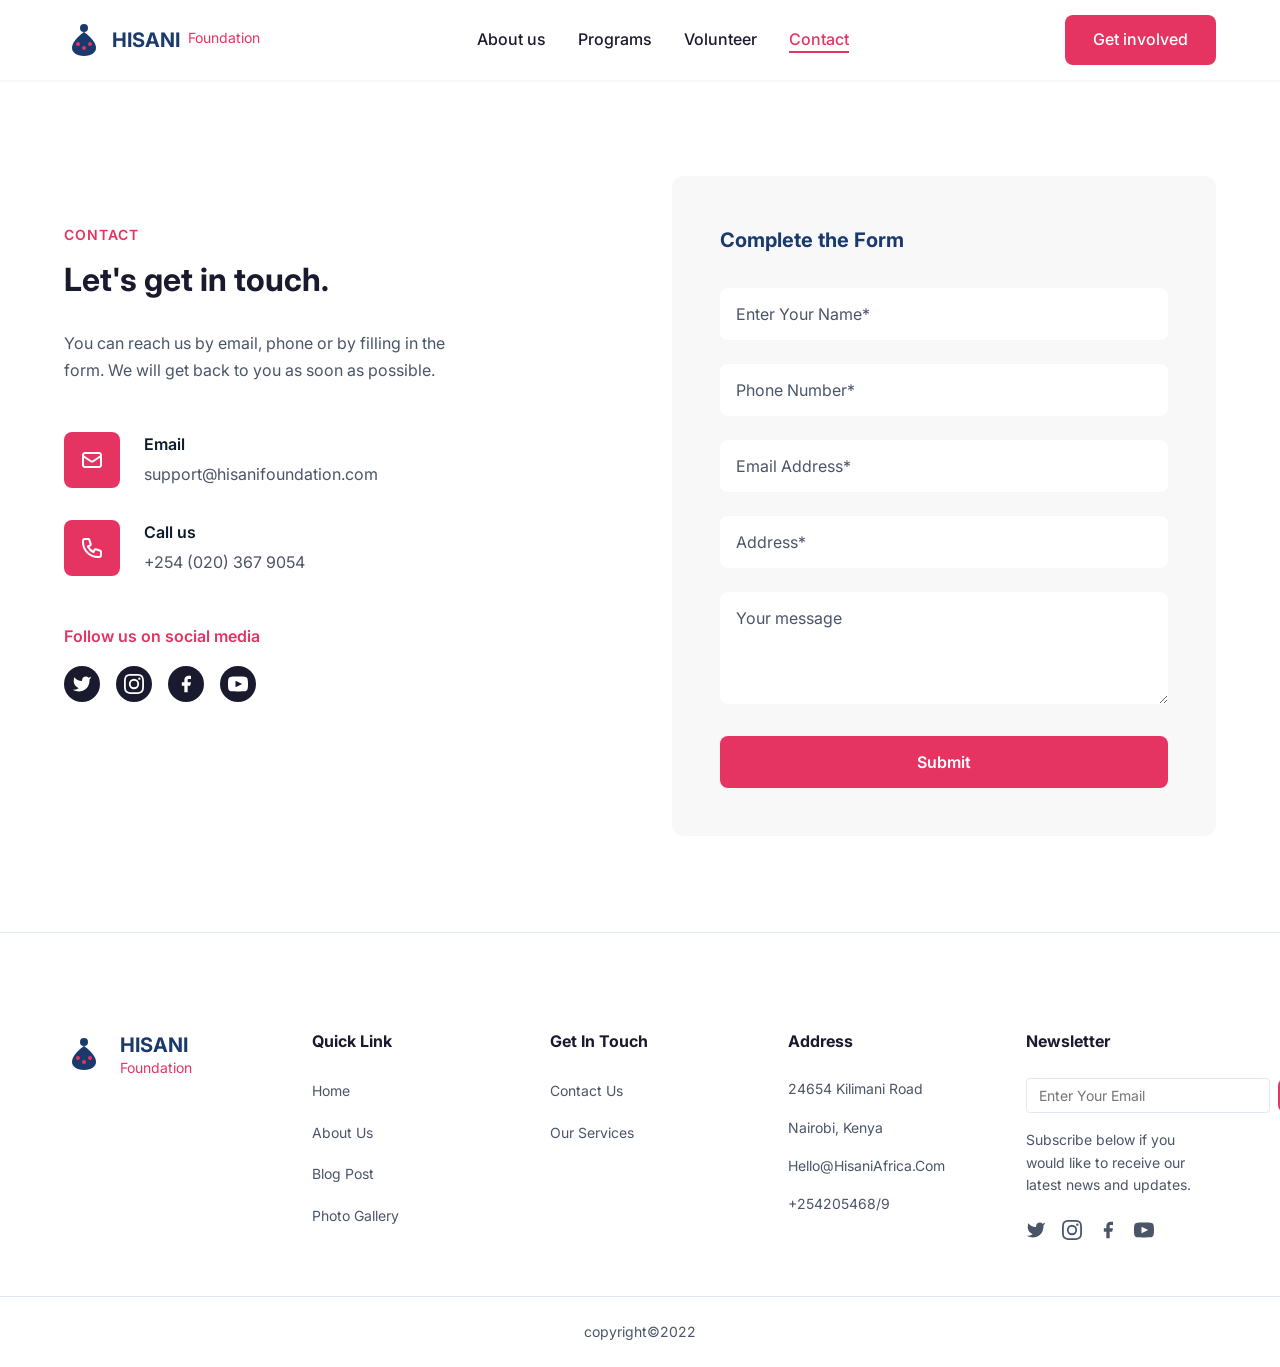
<file: contact.html>
<!DOCTYPE html>
<html lang="en">
<head>
  <meta charset="UTF-8">
  <meta name="viewport" content="width=device-width, initial-scale=1.0">
  <title>Contact Us - Hisani</title>
  <link rel="stylesheet" href="assets/css/styles.css">
</head>
<body>
  <header class="header">
    <div class="container header-container">
      <a href="index.html" class="logo">
        <svg class="logo-icon" width="40" height="40" viewBox="0 0 40 40" fill="none" xmlns="http://www.w3.org/2000/svg">
          <circle cx="20" cy="8" r="4" fill="#1A3A6E"/>
          <path d="M20 12C20 12 8 20 8 28C8 32 12 36 20 36C28 36 32 32 32 28C32 20 20 12 20 12Z" fill="#1A3A6E"/>
          <circle cx="14" cy="24" r="2" fill="#E63462"/>
          <circle cx="20" cy="28" r="2" fill="#E63462"/>
          <circle cx="26" cy="24" r="2" fill="#E63462"/>
        </svg>
        <span class="logo-text">HISANI</span>
        <span class="logo-subtext">Foundation</span>
      </a>
      
      <nav class="nav">
        <ul class="nav-list">
          <li><a href="about-us.html" class="nav-link">About us</a></li>
          <li><a href="programs.html" class="nav-link">Programs</a></li>
          <li><a href="volunteer.html" class="nav-link">Volunteer</a></li>
          <li><a href="contact.html" class="nav-link active">Contact</a></li>
        </ul>
      </nav>
      
      <a href="contact.html" class="btn btn-primary">Get involved</a>
      
      <button class="mobile-menu-btn" aria-label="Toggle menu">
        <span></span>
        <span></span>
        <span></span>
      </button>
    </div>
  </header>

  <main>
    <section class="contact-page">
      <div class="container contact-page-container">
        <div class="contact-info-section">
          <div class="contact-header">
            <p class="contact-label">CONTACT</p>
            <h1 class="contact-title">Let's get in touch.</h1>
            <p class="contact-subtitle">You can reach us by email, phone or by filling in the form. We will get back to you as soon as possible.</p>
          </div>
          
          <div class="contact-details-list">
            <div class="contact-detail-item">
              <div class="contact-detail-icon" style="background-color: var(--color-primary);">
                <svg width="24" height="24" viewBox="0 0 24 24" fill="none" xmlns="http://www.w3.org/2000/svg">
                  <path d="M3 8L10.89 13.26C11.2187 13.4793 11.6049 13.5963 12 13.5963C12.3951 13.5963 12.7813 13.4793 13.11 13.26L21 8M5 19H19C19.5304 19 20.0391 18.7893 20.4142 18.4142C20.7893 18.0391 21 17.5304 21 17V7C21 6.46957 20.7893 5.96086 20.4142 5.58579C20.0391 5.21071 19.5304 5 19 5H5C4.46957 5 3.96086 5.21071 3.58579 5.58579C3.21071 5.96086 3 6.46957 3 7V17C3 17.5304 3.21071 18.0391 3.58579 18.4142C3.96086 18.7893 4.46957 19 5 19Z" stroke="#FFFFFF" stroke-width="2" stroke-linecap="round" stroke-linejoin="round"/>
                </svg>
              </div>
              <div class="contact-detail-content">
                <h4>Email</h4>
                <p>support@hisanifoundation.com</p>
              </div>
            </div>
            
            <div class="contact-detail-item">
              <div class="contact-detail-icon" style="background-color: var(--color-primary);">
                <svg width="24" height="24" viewBox="0 0 24 24" fill="none" xmlns="http://www.w3.org/2000/svg">
                  <path d="M3 5C3 3.89543 3.89543 3 5 3H8.27924C8.70967 3 9.09181 3.27543 9.22792 3.68377L10.7257 8.17721C10.8831 8.64932 10.6694 9.16531 10.2243 9.38787L7.96701 10.5165C9.06925 12.9612 11.0388 14.9308 13.4835 16.033L14.6121 13.7757C14.8347 13.3306 15.3507 13.1169 15.8228 13.2743L20.3162 14.7721C20.7246 14.9082 21 15.2903 21 15.7208V19C21 20.1046 20.1046 21 19 21H18C9.71573 21 3 14.2843 3 6V5Z" stroke="#FFFFFF" stroke-width="2" stroke-linecap="round" stroke-linejoin="round"/>
                </svg>
              </div>
              <div class="contact-detail-content">
                <h4>Call us</h4>
                <p>+254 (020) 367 9054</p>
              </div>
            </div>
          </div>
          
          <h3 class="social-links-title">Follow us on social media</h3>
          <div class="social-links">
            <a href="#" class="social-link" aria-label="Twitter"><svg width="20" height="20" viewBox="0 0 24 24" fill="currentColor"><path d="M23 3a10.9 10.9 0 0 1-3.14 1.53 4.48 4.48 0 0 0-7.86 3v1A10.66 10.66 0 0 1 3 4s-4 9 5 13a11.64 11.64 0 0 1-7 2c9 5 20 0 20-11.5a4.5 4.5 0 0 0-.08-.83A7.72 7.72 0 0 0 23 3z"/></svg></a>
            <a href="#" class="social-link" aria-label="Instagram"><svg width="20" height="20" viewBox="0 0 24 24" fill="currentColor"><path d="M12 2.163c3.204 0 3.584.012 4.85.07 3.252.148 4.771 1.691 4.919 4.919.058 1.265.069 1.645.069 4.849 0 3.205-.012 3.584-.069 4.849-.149 3.225-1.664 4.771-4.919 4.919-1.266.058-1.644.07-4.85.07-3.204 0-3.584-.012-4.849-.07-3.26-.149-4.771-1.699-4.919-4.92-.058-1.265-.07-1.644-.07-4.849 0-3.204.013-3.583.07-4.849.149-3.227 1.664-4.771 4.919-4.919 1.266-.057 1.645-.069 4.849-.069zM12 0C8.741 0 8.333.014 7.053.072 2.695.272.273 2.69.073 7.052.014 8.333 0 8.741 0 12c0 3.259.014 3.668.072 4.948.2 4.358 2.618 6.78 6.98 6.98C8.333 23.986 8.741 24 12 24c3.259 0 3.668-.014 4.948-.072 4.354-.2 6.782-2.618 6.979-6.98.059-1.28.073-1.689.073-4.948 0-3.259-.014-3.667-.072-4.947-.196-4.354-2.617-6.78-6.979-6.98C15.668.014 15.259 0 12 0zm0 5.838a6.162 6.162 0 1 0 0 12.324 6.162 6.162 0 0 0 0-12.324zM12 16a4 4 0 1 1 0-8 4 4 0 0 1 0 8zm6.406-11.845a1.44 1.44 0 1 0 0 2.881 1.44 1.44 0 0 0 0-2.881z"/></svg></a>
            <a href="#" class="social-link" aria-label="Facebook"><svg width="20" height="20" viewBox="0 0 24 24" fill="currentColor"><path d="M18 2h-3a5 5 0 0 0-5 5v3H7v4h3v8h4v-8h3l1-4h-4V7a1 1 0 0 1 1-1h3z"/></svg></a>
            <a href="#" class="social-link" aria-label="YouTube"><svg width="20" height="20" viewBox="0 0 24 24" fill="currentColor"><path d="M19.615 3.184c-3.604-.246-11.631-.245-15.23 0-3.897.266-4.356 2.62-4.385 8.816.029 6.185.484 8.549 4.385 8.816 3.6.245 11.626.246 15.23 0 3.897-.266 4.356-2.62 4.385-8.816-.029-6.185-.484-8.549-4.385-8.816zm-10.615 12.816v-8l8 3.993-8 4.007z"/></svg></a>
          </div>
        </div>
        
        <div class="contact-form-wrapper">
          <h2 class="contact-form-title">Complete the Form</h2>
          <form class="contact-form" id="contact-form">
            <div class="form-group">
              <input type="text" id="name" name="name" placeholder="Enter Your Name*" required>
            </div>
            
            <div class="form-group">
              <input type="tel" id="phone" name="phone" placeholder="Phone Number*" required>
            </div>
            
            <div class="form-group">
              <input type="email" id="email" name="email" placeholder="Email Address*" required>
            </div>
            
            <div class="form-group">
              <input type="text" id="address" name="address" placeholder="Address*">
            </div>
            
            <div class="form-group">
              <textarea id="message" name="message" rows="4" placeholder="Your message" required></textarea>
            </div>
            
            <button type="submit" class="btn btn-primary">Submit</button>
          </form>
        </div>
      </div>
    </section>
  </main>

  <footer class="footer">
    <div class="container footer-container">
      <div class="footer-brand">
        <a href="index.html" class="footer-logo">
          <svg class="logo-icon" width="40" height="40" viewBox="0 0 40 40" fill="none" xmlns="http://www.w3.org/2000/svg">
            <circle cx="20" cy="8" r="4" fill="#1A3A6E"/>
            <path d="M20 12C20 12 8 20 8 28C8 32 12 36 20 36C28 36 32 32 32 28C32 20 20 12 20 12Z" fill="#1A3A6E"/>
            <circle cx="14" cy="24" r="2" fill="#E63462"/>
            <circle cx="20" cy="28" r="2" fill="#E63462"/>
            <circle cx="26" cy="24" r="2" fill="#E63462"/>
          </svg>
          <div class="footer-logo-text">
            <span class="logo-text">HISANI</span>
            <span class="logo-subtext">Foundation</span>
          </div>
        </a>
      </div>

      <div class="footer-links">
        <div class="footer-column">
          <h4 class="footer-title">Quick Link</h4>
          <ul class="footer-list">
            <li><a href="index.html">Home</a></li>
            <li><a href="about-us.html">About Us</a></li>
            <li><a href="programs.html">Blog Post</a></li>
            <li><a href="programs.html">Photo Gallery</a></li>
          </ul>
        </div>

        <div class="footer-column">
          <h4 class="footer-title">Get In Touch</h4>
          <ul class="footer-list">
            <li><a href="contact.html">Contact Us</a></li>
            <li><a href="programs.html">Our Services</a></li>
          </ul>
        </div>

        <div class="footer-column">
          <h4 class="footer-title">Address</h4>
          <ul class="footer-list footer-address">
            <li>24654 Kilimani Road</li>
            <li>Nairobi, Kenya</li>
            <li><a href="mailto:Hello@HisaniAfrica.Com">Hello@HisaniAfrica.Com</a></li>
            <li><a href="tel:+254205468/9">+254205468/9</a></li>
          </ul>
        </div>

        <div class="footer-column footer-newsletter">
          <h4 class="footer-title">Newsletter</h4>
          <form class="newsletter-form">
            <input type="email" placeholder="Enter Your Email" class="newsletter-input">
            <button type="submit" class="btn btn-primary newsletter-btn">Subscribe</button>
          </form>
          <p class="newsletter-text">Subscribe below if you would like to receive our latest news and updates.</p>
          <div class="footer-social">
            <a href="#" aria-label="Twitter"><svg width="20" height="20" viewBox="0 0 24 24" fill="currentColor"><path d="M23 3a10.9 10.9 0 0 1-3.14 1.53 4.48 4.48 0 0 0-7.86 3v1A10.66 10.66 0 0 1 3 4s-4 9 5 13a11.64 11.64 0 0 1-7 2c9 5 20 0 20-11.5a4.5 4.5 0 0 0-.08-.83A7.72 7.72 0 0 0 23 3z"/></svg></a>
            <a href="#" aria-label="Instagram"><svg width="20" height="20" viewBox="0 0 24 24" fill="currentColor"><path d="M12 2.163c3.204 0 3.584.012 4.85.07 3.252.148 4.771 1.691 4.919 4.919.058 1.265.069 1.645.069 4.849 0 3.205-.012 3.584-.069 4.849-.149 3.225-1.664 4.771-4.919 4.919-1.266.058-1.644.07-4.85.07-3.204 0-3.584-.012-4.849-.07-3.26-.149-4.771-1.699-4.919-4.92-.058-1.265-.07-1.644-.07-4.849 0-3.204.013-3.583.07-4.849.149-3.227 1.664-4.771 4.919-4.919 1.266-.057 1.645-.069 4.849-.069zM12 0C8.741 0 8.333.014 7.053.072 2.695.272.273 2.69.073 7.052.014 8.333 0 8.741 0 12c0 3.259.014 3.668.072 4.948.2 4.358 2.618 6.78 6.98 6.98C8.333 23.986 8.741 24 12 24c3.259 0 3.668-.014 4.948-.072 4.354-.2 6.782-2.618 6.979-6.98.059-1.28.073-1.689.073-4.948 0-3.259-.014-3.667-.072-4.947-.196-4.354-2.617-6.78-6.979-6.98C15.668.014 15.259 0 12 0zm0 5.838a6.162 6.162 0 1 0 0 12.324 6.162 6.162 0 0 0 0-12.324zM12 16a4 4 0 1 1 0-8 4 4 0 0 1 0 8zm6.406-11.845a1.44 1.44 0 1 0 0 2.881 1.44 1.44 0 0 0 0-2.881z"/></svg></a>
            <a href="#" aria-label="Facebook"><svg width="20" height="20" viewBox="0 0 24 24" fill="currentColor"><path d="M18 2h-3a5 5 0 0 0-5 5v3H7v4h3v8h4v-8h3l1-4h-4V7a1 1 0 0 1 1-1h3z"/></svg></a>
            <a href="#" aria-label="YouTube"><svg width="20" height="20" viewBox="0 0 24 24" fill="currentColor"><path d="M19.615 3.184c-3.604-.246-11.631-.245-15.23 0-3.897.266-4.356 2.62-4.385 8.816.029 6.185.484 8.549 4.385 8.816 3.6.245 11.626.246 15.23 0 3.897-.266 4.356-2.62 4.385-8.816-.029-6.185-.484-8.549-4.385-8.816zm-10.615 12.816v-8l8 3.993-8 4.007z"/></svg></a>
          </div>
        </div>
      </div>
    </div>
    <div class="footer-bottom">
      <div class="container">
        <p>copyright©2022</p>
      </div>
    </div>
  </footer>

  <script src="assets/js/main.js"></script>
</body>
</html>
</file>
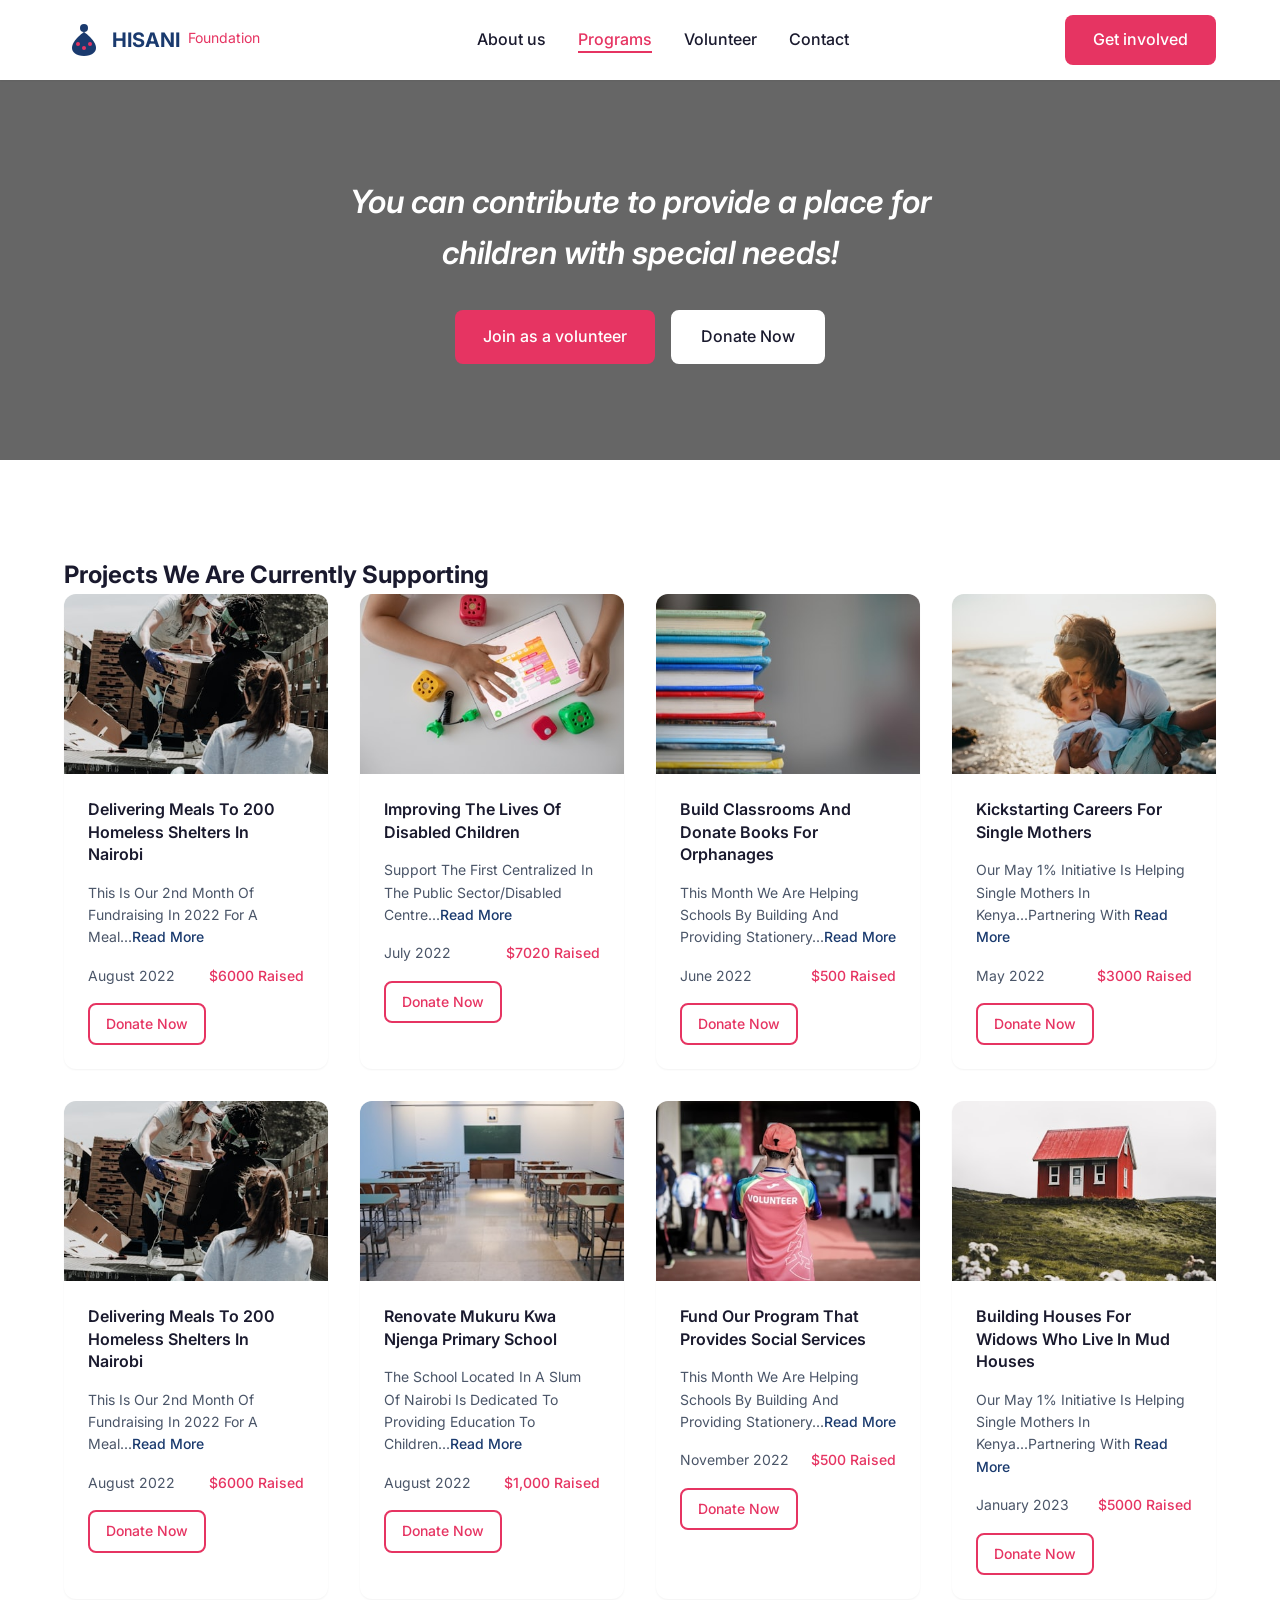
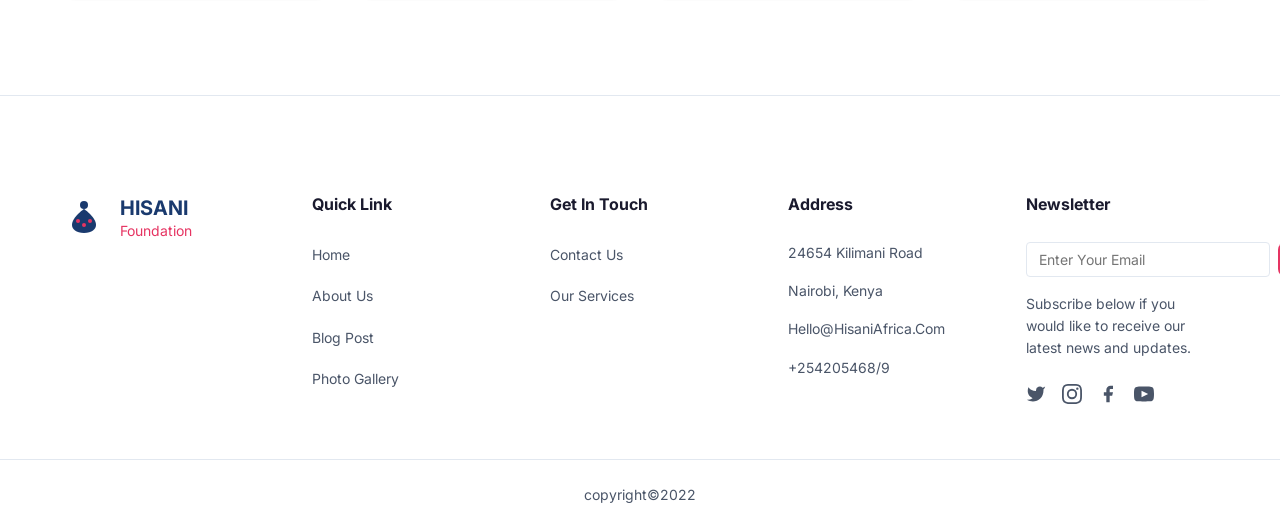
<file: programs.html>
<!DOCTYPE html>
<html lang="en">
<head>
  <meta charset="UTF-8">
  <meta name="viewport" content="width=device-width, initial-scale=1.0">
  <title>Programs - Hisani</title>
  <link rel="stylesheet" href="assets/css/styles.css">
</head>
<body>
  <header class="header">
    <div class="container header-container">
      <a href="index.html" class="logo">
        <svg class="logo-icon" width="40" height="40" viewBox="0 0 40 40" fill="none" xmlns="http://www.w3.org/2000/svg">
          <circle cx="20" cy="8" r="4" fill="#1A3A6E"/>
          <path d="M20 12C20 12 8 20 8 28C8 32 12 36 20 36C28 36 32 32 32 28C32 20 20 12 20 12Z" fill="#1A3A6E"/>
          <circle cx="14" cy="24" r="2" fill="#E63462"/>
          <circle cx="20" cy="28" r="2" fill="#E63462"/>
          <circle cx="26" cy="24" r="2" fill="#E63462"/>
        </svg>
        <span class="logo-text">HISANI</span>
        <span class="logo-subtext">Foundation</span>
      </a>
      
      <nav class="nav">
        <ul class="nav-list">
          <li><a href="about-us.html" class="nav-link">About us</a></li>
          <li><a href="programs.html" class="nav-link active">Programs</a></li>
          <li><a href="volunteer.html" class="nav-link">Volunteer</a></li>
          <li><a href="contact.html" class="nav-link">Contact</a></li>
        </ul>
      </nav>
      
      <a href="contact.html" class="btn btn-primary">Get involved</a>
      
      <button class="mobile-menu-btn" aria-label="Toggle menu">
        <span></span>
        <span></span>
        <span></span>
      </button>
    </div>
  </header>

  <main>
    <section class="programs-hero">
      <div class="programs-hero-overlay"></div>
      <div class="container programs-hero-container">
        <h1 class="programs-hero-title">You can contribute to provide a place for children with special needs!</h1>
        <div class="programs-hero-buttons">
          <a href="volunteer.html" class="btn btn-primary">Join as a volunteer</a>
          <a href="#donate" class="btn btn-outline-white">Donate Now</a>
        </div>
      </div>
    </section>

    <section class="projects-section">
      <div class="container">
        <h2 class="projects-title">Projects We Are Currently Supporting</h2>
        
        <div class="projects-grid">
          <div class="project-card">
            <div class="project-image">
              <img src="assets/images/projects/project-meals.jpg" alt="Delivering meals">
            </div>
            <div class="project-content">
              <h3 class="project-title">Delivering Meals To 200 Homeless Shelters In Nairobi</h3>
              <p class="project-description">This Is Our 2nd Month Of Fundraising In 2022 For A Meal...<a href="project-detail.html" class="read-more">Read More</a></p>
              <div class="project-meta">
                <span class="project-date">August 2022</span>
                <span class="project-raised">$6000 Raised</span>
              </div>
              <a href="project-detail.html" class="btn btn-donate">Donate Now</a>
            </div>
          </div>

          <div class="project-card">
            <div class="project-image">
              <img src="assets/images/projects/project-disabled.jpg" alt="Disabled children">
            </div>
            <div class="project-content">
              <h3 class="project-title">Improving The Lives Of Disabled Children</h3>
              <p class="project-description">Support The First Centralized In The Public Sector/Disabled Centre...<a href="project-detail.html" class="read-more">Read More</a></p>
              <div class="project-meta">
                <span class="project-date">July 2022</span>
                <span class="project-raised">$7020 Raised</span>
              </div>
              <a href="project-detail.html" class="btn btn-donate">Donate Now</a>
            </div>
          </div>

          <div class="project-card">
            <div class="project-image">
              <img src="assets/images/projects/project-classrooms.jpg" alt="Classrooms and books">
            </div>
            <div class="project-content">
              <h3 class="project-title">Build Classrooms And Donate Books For Orphanages</h3>
              <p class="project-description">This Month We Are Helping Schools By Building And Providing Stationery...<a href="project-detail.html" class="read-more">Read More</a></p>
              <div class="project-meta">
                <span class="project-date">June 2022</span>
                <span class="project-raised">$500 Raised</span>
              </div>
              <a href="project-detail.html" class="btn btn-donate">Donate Now</a>
            </div>
          </div>

          <div class="project-card">
            <div class="project-image">
              <img src="assets/images/projects/project-mothers.jpg" alt="Single mothers">
            </div>
            <div class="project-content">
              <h3 class="project-title">Kickstarting Careers For Single Mothers</h3>
              <p class="project-description">Our May 1% Initiative Is Helping Single Mothers In Kenya...Partnering With <a href="project-detail.html" class="read-more">Read More</a></p>
              <div class="project-meta">
                <span class="project-date">May 2022</span>
                <span class="project-raised">$3000 Raised</span>
              </div>
              <a href="project-detail.html" class="btn btn-donate">Donate Now</a>
            </div>
          </div>

          <div class="project-card">
            <div class="project-image">
              <img src="assets/images/projects/project-meals.jpg" alt="Homeless shelters">
            </div>
            <div class="project-content">
              <h3 class="project-title">Delivering Meals To 200 Homeless Shelters In Nairobi</h3>
              <p class="project-description">This Is Our 2nd Month Of Fundraising In 2022 For A Meal...<a href="project-detail.html" class="read-more">Read More</a></p>
              <div class="project-meta">
                <span class="project-date">August 2022</span>
                <span class="project-raised">$6000 Raised</span>
              </div>
              <a href="project-detail.html" class="btn btn-donate">Donate Now</a>
            </div>
          </div>

          <div class="project-card">
            <div class="project-image">
              <img src="assets/images/projects/project-school.jpg" alt="Primary school">
            </div>
            <div class="project-content">
              <h3 class="project-title">Renovate Mukuru Kwa Njenga Primary School</h3>
              <p class="project-description">The School Located In A Slum Of Nairobi Is Dedicated To Providing Education To Children...<a href="project-detail.html" class="read-more">Read More</a></p>
              <div class="project-meta">
                <span class="project-date">August 2022</span>
                <span class="project-raised">$1,000 Raised</span>
              </div>
              <a href="project-detail.html" class="btn btn-donate">Donate Now</a>
            </div>
          </div>

          <div class="project-card">
            <div class="project-image">
              <img src="assets/images/projects/project-social.jpg" alt="Social services">
            </div>
            <div class="project-content">
              <h3 class="project-title">Fund Our Program That Provides Social Services</h3>
              <p class="project-description">This Month We Are Helping Schools By Building And Providing Stationery...<a href="project-detail.html" class="read-more">Read More</a></p>
              <div class="project-meta">
                <span class="project-date">November 2022</span>
                <span class="project-raised">$500 Raised</span>
              </div>
              <a href="project-detail.html" class="btn btn-donate">Donate Now</a>
            </div>
          </div>

          <div class="project-card">
            <div class="project-image">
              <img src="assets/images/projects/project-houses.jpg" alt="Houses for widows">
            </div>
            <div class="project-content">
              <h3 class="project-title">Building Houses For Widows Who Live In Mud Houses</h3>
              <p class="project-description">Our May 1% Initiative Is Helping Single Mothers In Kenya...Partnering With <a href="project-detail.html" class="read-more">Read More</a></p>
              <div class="project-meta">
                <span class="project-date">January 2023</span>
                <span class="project-raised">$5000 Raised</span>
              </div>
              <a href="project-detail.html" class="btn btn-donate">Donate Now</a>
            </div>
          </div>
        </div>
      </div>
    </section>
  </main>

  <footer class="footer">
    <div class="container footer-container">
      <div class="footer-brand">
        <a href="index.html" class="footer-logo">
          <svg class="logo-icon" width="40" height="40" viewBox="0 0 40 40" fill="none" xmlns="http://www.w3.org/2000/svg">
            <circle cx="20" cy="8" r="4" fill="#1A3A6E"/>
            <path d="M20 12C20 12 8 20 8 28C8 32 12 36 20 36C28 36 32 32 32 28C32 20 20 12 20 12Z" fill="#1A3A6E"/>
            <circle cx="14" cy="24" r="2" fill="#E63462"/>
            <circle cx="20" cy="28" r="2" fill="#E63462"/>
            <circle cx="26" cy="24" r="2" fill="#E63462"/>
          </svg>
          <div class="footer-logo-text">
            <span class="logo-text">HISANI</span>
            <span class="logo-subtext">Foundation</span>
          </div>
        </a>
      </div>

      <div class="footer-links">
        <div class="footer-column">
          <h4 class="footer-title">Quick Link</h4>
          <ul class="footer-list">
            <li><a href="index.html">Home</a></li>
            <li><a href="about-us.html">About Us</a></li>
            <li><a href="programs.html">Blog Post</a></li>
            <li><a href="programs.html">Photo Gallery</a></li>
          </ul>
        </div>

        <div class="footer-column">
          <h4 class="footer-title">Get In Touch</h4>
          <ul class="footer-list">
            <li><a href="contact.html">Contact Us</a></li>
            <li><a href="programs.html">Our Services</a></li>
          </ul>
        </div>

        <div class="footer-column">
          <h4 class="footer-title">Address</h4>
          <ul class="footer-list footer-address">
            <li>24654 Kilimani Road</li>
            <li>Nairobi, Kenya</li>
            <li><a href="mailto:Hello@HisaniAfrica.Com">Hello@HisaniAfrica.Com</a></li>
            <li><a href="tel:+254205468/9">+254205468/9</a></li>
          </ul>
        </div>

        <div class="footer-column footer-newsletter">
          <h4 class="footer-title">Newsletter</h4>
          <form class="newsletter-form">
            <input type="email" placeholder="Enter Your Email" class="newsletter-input">
            <button type="submit" class="btn btn-primary newsletter-btn">Subscribe</button>
          </form>
          <p class="newsletter-text">Subscribe below if you would like to receive our latest news and updates.</p>
          <div class="footer-social">
            <a href="#" aria-label="Twitter"><svg width="20" height="20" viewBox="0 0 24 24" fill="currentColor"><path d="M23 3a10.9 10.9 0 0 1-3.14 1.53 4.48 4.48 0 0 0-7.86 3v1A10.66 10.66 0 0 1 3 4s-4 9 5 13a11.64 11.64 0 0 1-7 2c9 5 20 0 20-11.5a4.5 4.5 0 0 0-.08-.83A7.72 7.72 0 0 0 23 3z"/></svg></a>
            <a href="#" aria-label="Instagram"><svg width="20" height="20" viewBox="0 0 24 24" fill="currentColor"><path d="M12 2.163c3.204 0 3.584.012 4.85.07 3.252.148 4.771 1.691 4.919 4.919.058 1.265.069 1.645.069 4.849 0 3.205-.012 3.584-.069 4.849-.149 3.225-1.664 4.771-4.919 4.919-1.266.058-1.644.07-4.85.07-3.204 0-3.584-.012-4.849-.07-3.26-.149-4.771-1.699-4.919-4.92-.058-1.265-.07-1.644-.07-4.849 0-3.204.013-3.583.07-4.849.149-3.227 1.664-4.771 4.919-4.919 1.266-.057 1.645-.069 4.849-.069zM12 0C8.741 0 8.333.014 7.053.072 2.695.272.273 2.69.073 7.052.014 8.333 0 8.741 0 12c0 3.259.014 3.668.072 4.948.2 4.358 2.618 6.78 6.98 6.98C8.333 23.986 8.741 24 12 24c3.259 0 3.668-.014 4.948-.072 4.354-.2 6.782-2.618 6.979-6.98.059-1.28.073-1.689.073-4.948 0-3.259-.014-3.667-.072-4.947-.196-4.354-2.617-6.78-6.979-6.98C15.668.014 15.259 0 12 0zm0 5.838a6.162 6.162 0 1 0 0 12.324 6.162 6.162 0 0 0 0-12.324zM12 16a4 4 0 1 1 0-8 4 4 0 0 1 0 8zm6.406-11.845a1.44 1.44 0 1 0 0 2.881 1.44 1.44 0 0 0 0-2.881z"/></svg></a>
            <a href="#" aria-label="Facebook"><svg width="20" height="20" viewBox="0 0 24 24" fill="currentColor"><path d="M18 2h-3a5 5 0 0 0-5 5v3H7v4h3v8h4v-8h3l1-4h-4V7a1 1 0 0 1 1-1h3z"/></svg></a>
            <a href="#" aria-label="YouTube"><svg width="20" height="20" viewBox="0 0 24 24" fill="currentColor"><path d="M19.615 3.184c-3.604-.246-11.631-.245-15.23 0-3.897.266-4.356 2.62-4.385 8.816.029 6.185.484 8.549 4.385 8.816 3.6.245 11.626.246 15.23 0 3.897-.266 4.356-2.62 4.385-8.816-.029-6.185-.484-8.549-4.385-8.816zm-10.615 12.816v-8l8 3.993-8 4.007z"/></svg></a>
          </div>
        </div>
      </div>
    </div>
    <div class="footer-bottom">
      <div class="container">
        <p>copyright©2022</p>
      </div>
    </div>
  </footer>

  <script src="assets/js/main.js"></script>
</body>
</html>
</file>
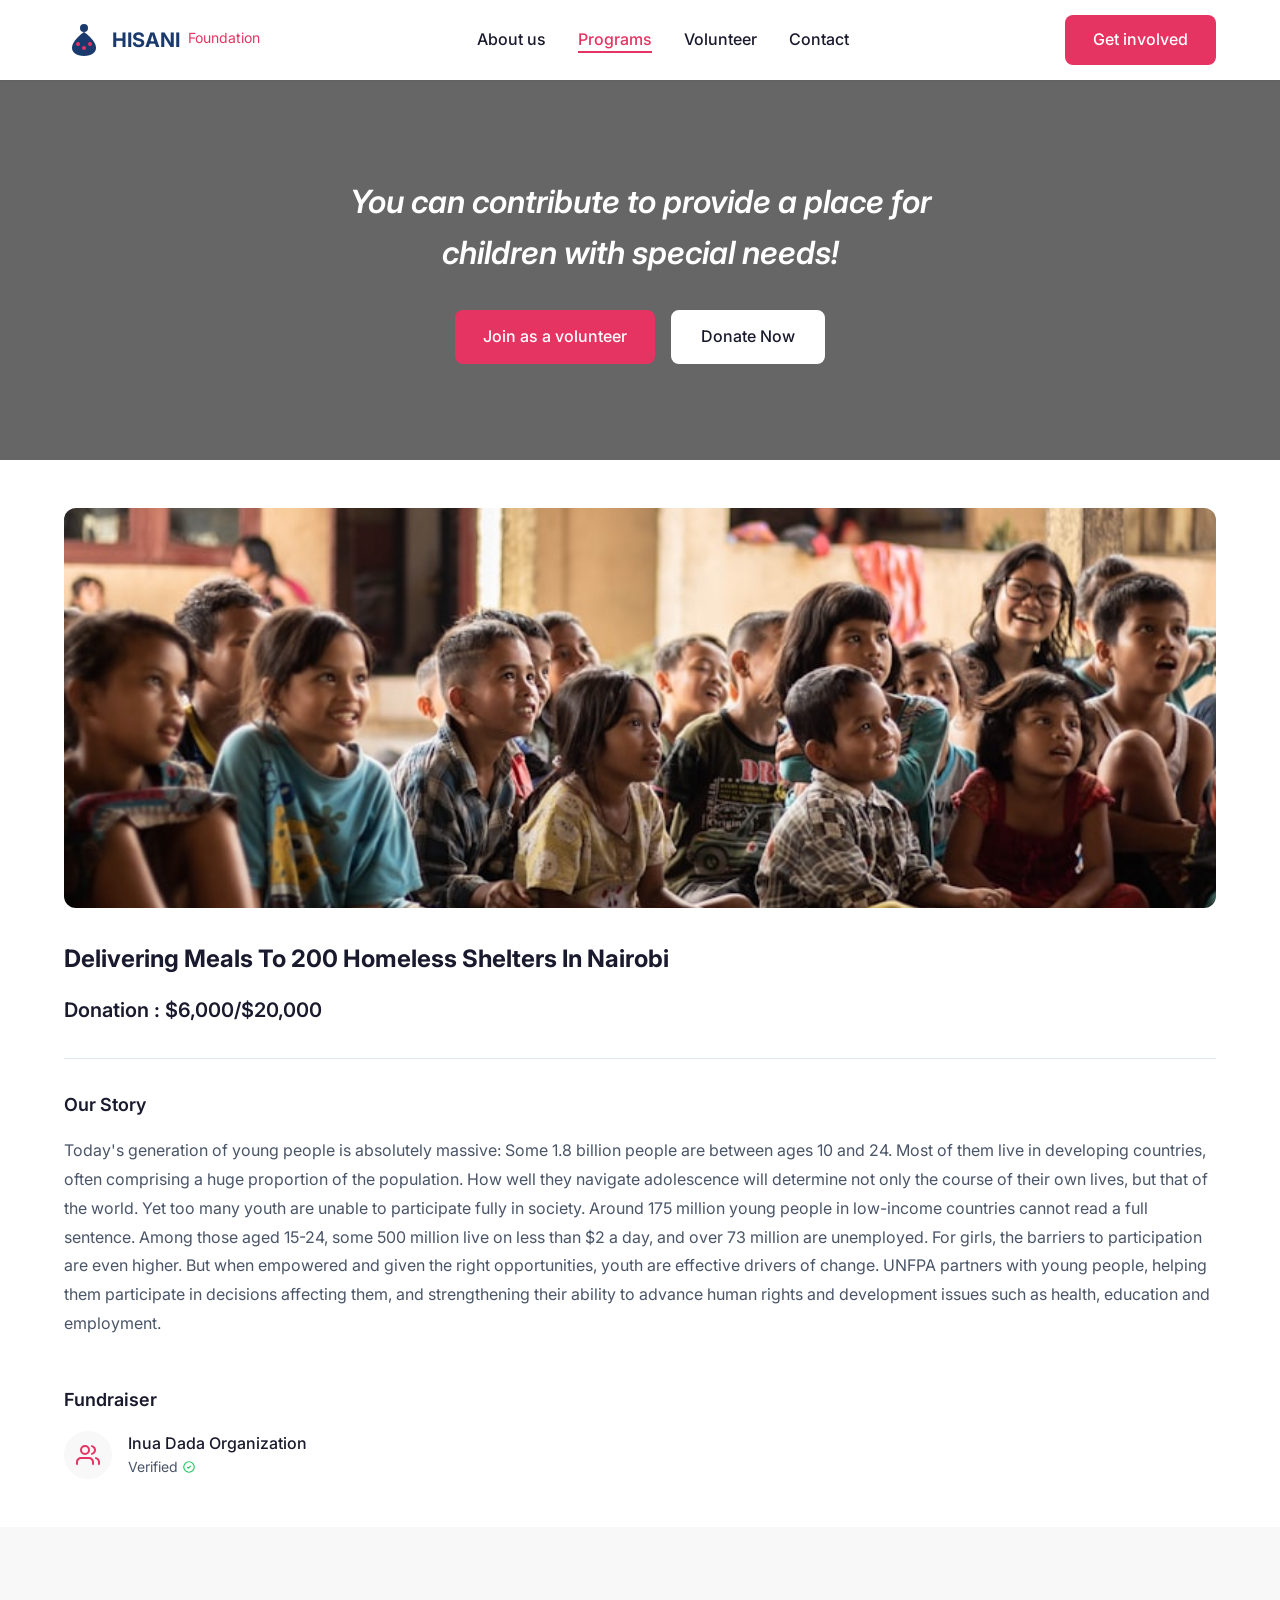
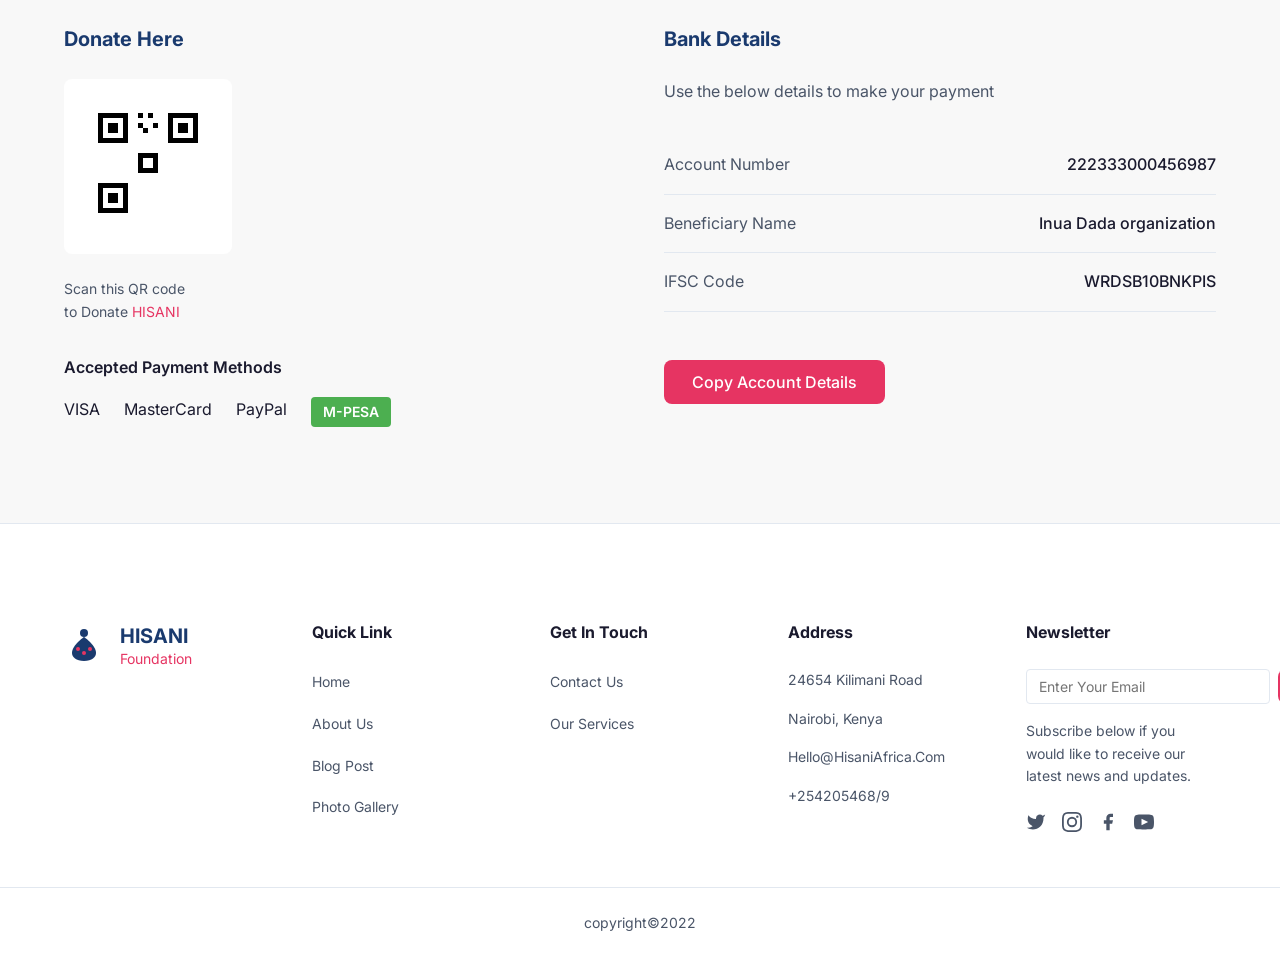
<file: project-detail.html>
<!DOCTYPE html>
<html lang="en">
<head>
  <meta charset="UTF-8">
  <meta name="viewport" content="width=device-width, initial-scale=1.0">
  <title>Project Detail - Hisani</title>
  <link rel="stylesheet" href="assets/css/styles.css">
</head>
<body>
  <header class="header">
    <div class="container header-container">
      <a href="index.html" class="logo">
        <svg class="logo-icon" width="40" height="40" viewBox="0 0 40 40" fill="none" xmlns="http://www.w3.org/2000/svg">
          <circle cx="20" cy="8" r="4" fill="#1A3A6E"/>
          <path d="M20 12C20 12 8 20 8 28C8 32 12 36 20 36C28 36 32 32 32 28C32 20 20 12 20 12Z" fill="#1A3A6E"/>
          <circle cx="14" cy="24" r="2" fill="#E63462"/>
          <circle cx="20" cy="28" r="2" fill="#E63462"/>
          <circle cx="26" cy="24" r="2" fill="#E63462"/>
        </svg>
        <span class="logo-text">HISANI</span>
        <span class="logo-subtext">Foundation</span>
      </a>
      
      <nav class="nav">
        <ul class="nav-list">
          <li><a href="about-us.html" class="nav-link">About us</a></li>
          <li><a href="programs.html" class="nav-link active">Programs</a></li>
          <li><a href="volunteer.html" class="nav-link">Volunteer</a></li>
          <li><a href="contact.html" class="nav-link">Contact</a></li>
        </ul>
      </nav>
      
      <a href="contact.html" class="btn btn-primary">Get involved</a>
      
      <button class="mobile-menu-btn" aria-label="Toggle menu">
        <span></span>
        <span></span>
        <span></span>
      </button>
    </div>
  </header>

  <main>
    <section class="programs-hero">
      <div class="programs-hero-overlay"></div>
      <div class="container programs-hero-container">
        <h1 class="programs-hero-title">You can contribute to provide a place for children with special needs!</h1>
        <div class="programs-hero-buttons">
          <a href="volunteer.html" class="btn btn-primary">Join as a volunteer</a>
          <a href="#donate" class="btn btn-outline-white">Donate Now</a>
        </div>
      </div>
    </section>

    <section class="project-detail-section">
      <div class="container">
        <div class="project-detail-image">
          <img src="assets/images/projects/project-detail.jpg" alt="Delivering meals to homeless shelters">
        </div>

        <h1 class="project-detail-title">Delivering Meals To 200 Homeless Shelters In Nairobi</h1>
        <p class="project-detail-donation">Donation : $6,000/$20,000</p>
        
        <hr class="project-divider">

        <div class="project-story">
          <h2 class="project-story-title">Our Story</h2>
          <p class="project-story-text">
            Today's generation of young people is absolutely massive: Some 1.8 billion people are between ages 10 and 24. Most of them live in developing countries, often comprising a huge proportion of the population. How well they navigate adolescence will determine not only the course of their own lives, but that of the world. Yet too many youth are unable to participate fully in society. Around 175 million young people in low-income countries cannot read a full sentence. Among those aged 15-24, some 500 million live on less than $2 a day, and over 73 million are unemployed. For girls, the barriers to participation are even higher. But when empowered and given the right opportunities, youth are effective drivers of change. UNFPA partners with young people, helping them participate in decisions affecting them, and strengthening their ability to advance human rights and development issues such as health, education and employment.
          </p>
        </div>

        <div class="project-fundraiser">
          <h3 class="fundraiser-title">Fundraiser</h3>
          <div class="fundraiser-info">
            <div class="fundraiser-avatar">
              <svg width="24" height="24" viewBox="0 0 24 24" fill="none" xmlns="http://www.w3.org/2000/svg">
                <path d="M17 21V19C17 17.9391 16.5786 16.9217 15.8284 16.1716C15.0783 15.4214 14.0609 15 13 15H5C3.93913 15 2.92172 15.4214 2.17157 16.1716C1.42143 16.9217 1 17.9391 1 19V21" stroke="#E63462" stroke-width="2" stroke-linecap="round" stroke-linejoin="round"/>
                <path d="M9 11C11.2091 11 13 9.20914 13 7C13 4.79086 11.2091 3 9 3C6.79086 3 5 4.79086 5 7C5 9.20914 6.79086 11 9 11Z" stroke="#E63462" stroke-width="2" stroke-linecap="round" stroke-linejoin="round"/>
                <path d="M23 21V19C22.9993 18.1137 22.7044 17.2528 22.1614 16.5523C21.6184 15.8519 20.8581 15.3516 20 15.13" stroke="#E63462" stroke-width="2" stroke-linecap="round" stroke-linejoin="round"/>
                <path d="M16 3.13C16.8604 3.35031 17.623 3.85071 18.1676 4.55232C18.7122 5.25392 19.0078 6.11683 19.0078 7.005C19.0078 7.89318 18.7122 8.75608 18.1676 9.45769C17.623 10.1593 16.8604 10.6597 16 10.88" stroke="#E63462" stroke-width="2" stroke-linecap="round" stroke-linejoin="round"/>
              </svg>
            </div>
            <div class="fundraiser-details">
              <span class="fundraiser-name">Inua Dada Organization</span>
              <span class="fundraiser-verified">Verified <svg width="14" height="14" viewBox="0 0 24 24" fill="#22C55E"><path d="M9 12L11 14L15 10M21 12C21 16.9706 16.9706 21 12 21C7.02944 21 3 16.9706 3 12C3 7.02944 7.02944 3 12 3C16.9706 3 21 7.02944 21 12Z" stroke="#22C55E" stroke-width="2" fill="none"/></svg></span>
            </div>
          </div>
        </div>
      </div>
    </section>

    <section id="donate" class="donate-section">
      <div class="container donate-container">
        <div class="donate-qr">
          <h2 class="donate-title">Donate Here</h2>
          <div class="qr-code">
            <svg width="120" height="120" viewBox="0 0 120 120" fill="none" xmlns="http://www.w3.org/2000/svg">
              <rect width="120" height="120" fill="white"/>
              <rect x="10" y="10" width="30" height="30" fill="#000"/>
              <rect x="15" y="15" width="20" height="20" fill="white"/>
              <rect x="20" y="20" width="10" height="10" fill="#000"/>
              <rect x="80" y="10" width="30" height="30" fill="#000"/>
              <rect x="85" y="15" width="20" height="20" fill="white"/>
              <rect x="90" y="20" width="10" height="10" fill="#000"/>
              <rect x="10" y="80" width="30" height="30" fill="#000"/>
              <rect x="15" y="85" width="20" height="20" fill="white"/>
              <rect x="20" y="90" width="10" height="10" fill="#000"/>
              <rect x="50" y="10" width="5" height="5" fill="#000"/>
              <rect x="60" y="10" width="5" height="5" fill="#000"/>
              <rect x="50" y="20" width="5" height="5" fill="#000"/>
              <rect x="55" y="25" width="5" height="5" fill="#000"/>
              <rect x="65" y="20" width="5" height="5" fill="#000"/>
              <rect x="50" y="50" width="20" height="20" fill="#000"/>
              <rect x="55" y="55" width="10" height="10" fill="white"/>
            </svg>
          </div>
          <p class="qr-text">Scan this QR code<br>to Donate <span class="text-accent">HISANI</span></p>
          
          <h3 class="payment-title">Accepted Payment Methods</h3>
          <div class="payment-methods">
            <span class="payment-icon">VISA</span>
            <span class="payment-icon">MasterCard</span>
            <span class="payment-icon">PayPal</span>
            <div class="payment-mpesa">M-PESA</div>
          </div>
        </div>

        <div class="bank-details">
          <h2 class="bank-title">Bank Details</h2>
          <p class="bank-subtitle">Use the below details to make your payment</p>
          
          <div class="bank-info">
            <div class="bank-row">
              <span class="bank-label">Account Number</span>
              <span class="bank-value">222333000456987</span>
            </div>
            <div class="bank-row">
              <span class="bank-label">Beneficiary Name</span>
              <span class="bank-value">Inua Dada organization</span>
            </div>
            <div class="bank-row">
              <span class="bank-label">IFSC Code</span>
              <span class="bank-value">WRDSB10BNKPIS</span>
            </div>
          </div>
          
          <button class="btn btn-primary copy-btn" onclick="copyBankDetails()">Copy Account Details</button>
        </div>
      </div>
    </section>
  </main>

  <footer class="footer">
    <div class="container footer-container">
      <div class="footer-brand">
        <a href="index.html" class="footer-logo">
          <svg class="logo-icon" width="40" height="40" viewBox="0 0 40 40" fill="none" xmlns="http://www.w3.org/2000/svg">
            <circle cx="20" cy="8" r="4" fill="#1A3A6E"/>
            <path d="M20 12C20 12 8 20 8 28C8 32 12 36 20 36C28 36 32 32 32 28C32 20 20 12 20 12Z" fill="#1A3A6E"/>
            <circle cx="14" cy="24" r="2" fill="#E63462"/>
            <circle cx="20" cy="28" r="2" fill="#E63462"/>
            <circle cx="26" cy="24" r="2" fill="#E63462"/>
          </svg>
          <div class="footer-logo-text">
            <span class="logo-text">HISANI</span>
            <span class="logo-subtext">Foundation</span>
          </div>
        </a>
      </div>

      <div class="footer-links">
        <div class="footer-column">
          <h4 class="footer-title">Quick Link</h4>
          <ul class="footer-list">
            <li><a href="index.html">Home</a></li>
            <li><a href="about-us.html">About Us</a></li>
            <li><a href="programs.html">Blog Post</a></li>
            <li><a href="programs.html">Photo Gallery</a></li>
          </ul>
        </div>

        <div class="footer-column">
          <h4 class="footer-title">Get In Touch</h4>
          <ul class="footer-list">
            <li><a href="contact.html">Contact Us</a></li>
            <li><a href="programs.html">Our Services</a></li>
          </ul>
        </div>

        <div class="footer-column">
          <h4 class="footer-title">Address</h4>
          <ul class="footer-list footer-address">
            <li>24654 Kilimani Road</li>
            <li>Nairobi, Kenya</li>
            <li><a href="mailto:Hello@HisaniAfrica.Com">Hello@HisaniAfrica.Com</a></li>
            <li><a href="tel:+254205468/9">+254205468/9</a></li>
          </ul>
        </div>

        <div class="footer-column footer-newsletter">
          <h4 class="footer-title">Newsletter</h4>
          <form class="newsletter-form">
            <input type="email" placeholder="Enter Your Email" class="newsletter-input">
            <button type="submit" class="btn btn-primary newsletter-btn">Subscribe</button>
          </form>
          <p class="newsletter-text">Subscribe below if you would like to receive our latest news and updates.</p>
          <div class="footer-social">
            <a href="#" aria-label="Twitter"><svg width="20" height="20" viewBox="0 0 24 24" fill="currentColor"><path d="M23 3a10.9 10.9 0 0 1-3.14 1.53 4.48 4.48 0 0 0-7.86 3v1A10.66 10.66 0 0 1 3 4s-4 9 5 13a11.64 11.64 0 0 1-7 2c9 5 20 0 20-11.5a4.5 4.5 0 0 0-.08-.83A7.72 7.72 0 0 0 23 3z"/></svg></a>
            <a href="#" aria-label="Instagram"><svg width="20" height="20" viewBox="0 0 24 24" fill="currentColor"><path d="M12 2.163c3.204 0 3.584.012 4.85.07 3.252.148 4.771 1.691 4.919 4.919.058 1.265.069 1.645.069 4.849 0 3.205-.012 3.584-.069 4.849-.149 3.225-1.664 4.771-4.919 4.919-1.266.058-1.644.07-4.85.07-3.204 0-3.584-.012-4.849-.07-3.26-.149-4.771-1.699-4.919-4.92-.058-1.265-.07-1.644-.07-4.849 0-3.204.013-3.583.07-4.849.149-3.227 1.664-4.771 4.919-4.919 1.266-.057 1.645-.069 4.849-.069zM12 0C8.741 0 8.333.014 7.053.072 2.695.272.273 2.69.073 7.052.014 8.333 0 8.741 0 12c0 3.259.014 3.668.072 4.948.2 4.358 2.618 6.78 6.98 6.98C8.333 23.986 8.741 24 12 24c3.259 0 3.668-.014 4.948-.072 4.354-.2 6.782-2.618 6.979-6.98.059-1.28.073-1.689.073-4.948 0-3.259-.014-3.667-.072-4.947-.196-4.354-2.617-6.78-6.979-6.98C15.668.014 15.259 0 12 0zm0 5.838a6.162 6.162 0 1 0 0 12.324 6.162 6.162 0 0 0 0-12.324zM12 16a4 4 0 1 1 0-8 4 4 0 0 1 0 8zm6.406-11.845a1.44 1.44 0 1 0 0 2.881 1.44 1.44 0 0 0 0-2.881z"/></svg></a>
            <a href="#" aria-label="Facebook"><svg width="20" height="20" viewBox="0 0 24 24" fill="currentColor"><path d="M18 2h-3a5 5 0 0 0-5 5v3H7v4h3v8h4v-8h3l1-4h-4V7a1 1 0 0 1 1-1h3z"/></svg></a>
            <a href="#" aria-label="YouTube"><svg width="20" height="20" viewBox="0 0 24 24" fill="currentColor"><path d="M19.615 3.184c-3.604-.246-11.631-.245-15.23 0-3.897.266-4.356 2.62-4.385 8.816.029 6.185.484 8.549 4.385 8.816 3.6.245 11.626.246 15.23 0 3.897-.266 4.356-2.62 4.385-8.816-.029-6.185-.484-8.549-4.385-8.816zm-10.615 12.816v-8l8 3.993-8 4.007z"/></svg></a>
          </div>
        </div>
      </div>
    </div>
    <div class="footer-bottom">
      <div class="container">
        <p>copyright©2022</p>
      </div>
    </div>
  </footer>

  <script src="assets/js/main.js"></script>
  <script>
    function copyBankDetails() {
      const details = "Account Number: 222333000456987\nBeneficiary Name: Inua Dada organization\nIFSC Code: WRDSB10BNKPIS";
      navigator.clipboard.writeText(details).then(function() {
        alert('Bank details copied to clipboard!');
      });
    }
  </script>
</body>
</html>
</file>
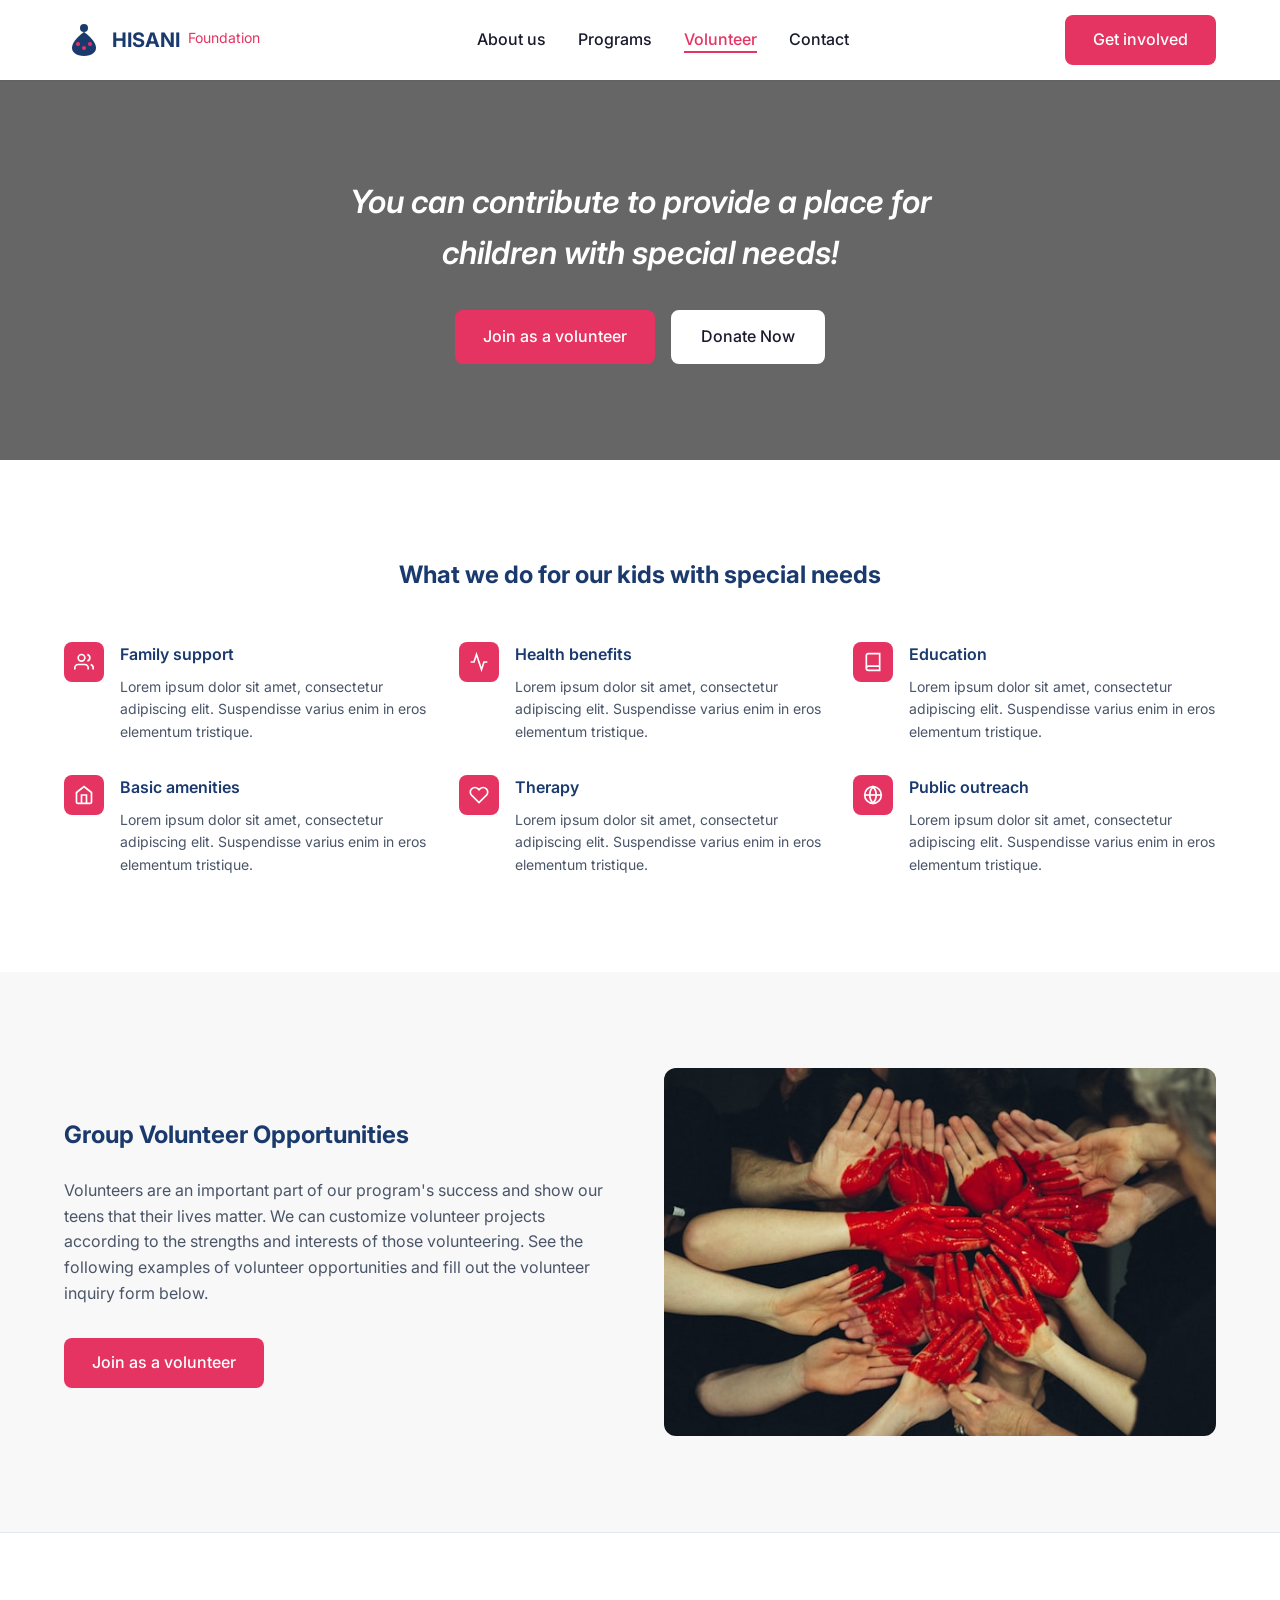
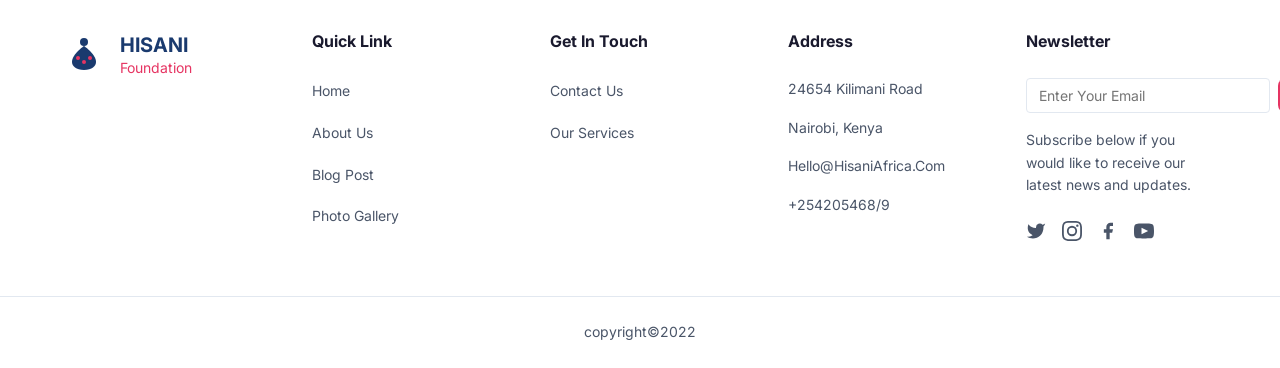
<file: volunteer.html>
<!DOCTYPE html>
<html lang="en">
<head>
  <meta charset="UTF-8">
  <meta name="viewport" content="width=device-width, initial-scale=1.0">
  <title>Volunteer - Hisani</title>
  <link rel="stylesheet" href="assets/css/styles.css">
</head>
<body>
  <header class="header">
    <div class="container header-container">
      <a href="index.html" class="logo">
        <svg class="logo-icon" width="40" height="40" viewBox="0 0 40 40" fill="none" xmlns="http://www.w3.org/2000/svg">
          <circle cx="20" cy="8" r="4" fill="#1A3A6E"/>
          <path d="M20 12C20 12 8 20 8 28C8 32 12 36 20 36C28 36 32 32 32 28C32 20 20 12 20 12Z" fill="#1A3A6E"/>
          <circle cx="14" cy="24" r="2" fill="#E63462"/>
          <circle cx="20" cy="28" r="2" fill="#E63462"/>
          <circle cx="26" cy="24" r="2" fill="#E63462"/>
        </svg>
        <span class="logo-text">HISANI</span>
        <span class="logo-subtext">Foundation</span>
      </a>
      
      <nav class="nav">
        <ul class="nav-list">
          <li><a href="about-us.html" class="nav-link">About us</a></li>
          <li><a href="programs.html" class="nav-link">Programs</a></li>
          <li><a href="volunteer.html" class="nav-link active">Volunteer</a></li>
          <li><a href="contact.html" class="nav-link">Contact</a></li>
        </ul>
      </nav>
      
      <a href="contact.html" class="btn btn-primary">Get involved</a>
      
      <button class="mobile-menu-btn" aria-label="Toggle menu">
        <span></span>
        <span></span>
        <span></span>
      </button>
    </div>
  </header>

  <main>
    <section class="programs-hero">
      <div class="container programs-hero-container">
        <h1 class="programs-hero-title">You can contribute to provide a place for children with special needs!</h1>
        <div class="programs-hero-buttons">
          <a href="#volunteer-form" class="btn btn-primary">Join as a volunteer</a>
          <a href="programs.html" class="btn btn-outline-white">Donate Now</a>
        </div>
      </div>
    </section>

    <section class="volunteer-services-section">
      <div class="container">
        <h2 class="services-title">What we do for our kids with special needs</h2>
        <div class="services-grid">
          <div class="service-card">
            <div class="service-icon">
              <svg width="20" height="20" viewBox="0 0 24 24" fill="none" stroke="white" stroke-width="2">
                <path d="M17 21v-2a4 4 0 0 0-4-4H5a4 4 0 0 0-4 4v2"/>
                <circle cx="9" cy="7" r="4"/>
                <path d="M23 21v-2a4 4 0 0 0-3-3.87"/>
                <path d="M16 3.13a4 4 0 0 1 0 7.75"/>
              </svg>
            </div>
            <div class="service-content">
              <h3>Family support</h3>
              <p>Lorem ipsum dolor sit amet, consectetur adipiscing elit. Suspendisse varius enim in eros elementum tristique.</p>
            </div>
          </div>
          <div class="service-card">
            <div class="service-icon">
              <svg width="20" height="20" viewBox="0 0 24 24" fill="none" stroke="white" stroke-width="2">
                <path d="M22 12h-4l-3 9L9 3l-3 9H2"/>
              </svg>
            </div>
            <div class="service-content">
              <h3>Health benefits</h3>
              <p>Lorem ipsum dolor sit amet, consectetur adipiscing elit. Suspendisse varius enim in eros elementum tristique.</p>
            </div>
          </div>
          <div class="service-card">
            <div class="service-icon">
              <svg width="20" height="20" viewBox="0 0 24 24" fill="none" stroke="white" stroke-width="2">
                <path d="M4 19.5A2.5 2.5 0 0 1 6.5 17H20"/>
                <path d="M6.5 2H20v20H6.5A2.5 2.5 0 0 1 4 19.5v-15A2.5 2.5 0 0 1 6.5 2z"/>
              </svg>
            </div>
            <div class="service-content">
              <h3>Education</h3>
              <p>Lorem ipsum dolor sit amet, consectetur adipiscing elit. Suspendisse varius enim in eros elementum tristique.</p>
            </div>
          </div>
          <div class="service-card">
            <div class="service-icon">
              <svg width="20" height="20" viewBox="0 0 24 24" fill="none" stroke="white" stroke-width="2">
                <path d="M3 9l9-7 9 7v11a2 2 0 0 1-2 2H5a2 2 0 0 1-2-2z"/>
                <polyline points="9,22 9,12 15,12 15,22"/>
              </svg>
            </div>
            <div class="service-content">
              <h3>Basic amenities</h3>
              <p>Lorem ipsum dolor sit amet, consectetur adipiscing elit. Suspendisse varius enim in eros elementum tristique.</p>
            </div>
          </div>
          <div class="service-card">
            <div class="service-icon">
              <svg width="20" height="20" viewBox="0 0 24 24" fill="none" stroke="white" stroke-width="2">
                <path d="M20.84 4.61a5.5 5.5 0 0 0-7.78 0L12 5.67l-1.06-1.06a5.5 5.5 0 0 0-7.78 7.78l1.06 1.06L12 21.23l7.78-7.78 1.06-1.06a5.5 5.5 0 0 0 0-7.78z"/>
              </svg>
            </div>
            <div class="service-content">
              <h3>Therapy</h3>
              <p>Lorem ipsum dolor sit amet, consectetur adipiscing elit. Suspendisse varius enim in eros elementum tristique.</p>
            </div>
          </div>
          <div class="service-card">
            <div class="service-icon">
              <svg width="20" height="20" viewBox="0 0 24 24" fill="none" stroke="white" stroke-width="2">
                <circle cx="12" cy="12" r="10"/>
                <line x1="2" y1="12" x2="22" y2="12"/>
                <path d="M12 2a15.3 15.3 0 0 1 4 10 15.3 15.3 0 0 1-4 10 15.3 15.3 0 0 1-4-10 15.3 15.3 0 0 1 4-10z"/>
              </svg>
            </div>
            <div class="service-content">
              <h3>Public outreach</h3>
              <p>Lorem ipsum dolor sit amet, consectetur adipiscing elit. Suspendisse varius enim in eros elementum tristique.</p>
            </div>
          </div>
        </div>
      </div>
    </section>

    <section class="group-volunteer-section">
      <div class="container group-volunteer-container">
        <div class="group-volunteer-content">
          <h2 class="group-volunteer-title">Group Volunteer Opportunities</h2>
          <p class="group-volunteer-text">
            Volunteers are an important part of our program's success and show our teens that their lives matter. We can customize volunteer projects according to the strengths and interests of those volunteering. See the following examples of volunteer opportunities and fill out the volunteer inquiry form below.
          </p>
          <a href="#volunteer-form" class="btn btn-primary">Join as a volunteer</a>
        </div>
        <div class="group-volunteer-image">
          <img src="assets/images/about/volunteer-intro.jpg" alt="Group of volunteers">
        </div>
      </div>
    </section>
  </main>

  <footer class="footer">
    <div class="container footer-container">
      <div class="footer-brand">
        <a href="index.html" class="footer-logo">
          <svg class="logo-icon" width="40" height="40" viewBox="0 0 40 40" fill="none" xmlns="http://www.w3.org/2000/svg">
            <circle cx="20" cy="8" r="4" fill="#1A3A6E"/>
            <path d="M20 12C20 12 8 20 8 28C8 32 12 36 20 36C28 36 32 32 32 28C32 20 20 12 20 12Z" fill="#1A3A6E"/>
            <circle cx="14" cy="24" r="2" fill="#E63462"/>
            <circle cx="20" cy="28" r="2" fill="#E63462"/>
            <circle cx="26" cy="24" r="2" fill="#E63462"/>
          </svg>
          <div class="footer-logo-text">
            <span class="logo-text">HISANI</span>
            <span class="logo-subtext">Foundation</span>
          </div>
        </a>
      </div>

      <div class="footer-links">
        <div class="footer-column">
          <h4 class="footer-title">Quick Link</h4>
          <ul class="footer-list">
            <li><a href="index.html">Home</a></li>
            <li><a href="about-us.html">About Us</a></li>
            <li><a href="programs.html">Blog Post</a></li>
            <li><a href="programs.html">Photo Gallery</a></li>
          </ul>
        </div>

        <div class="footer-column">
          <h4 class="footer-title">Get In Touch</h4>
          <ul class="footer-list">
            <li><a href="contact.html">Contact Us</a></li>
            <li><a href="programs.html">Our Services</a></li>
          </ul>
        </div>

        <div class="footer-column">
          <h4 class="footer-title">Address</h4>
          <ul class="footer-list footer-address">
            <li>24654 Kilimani Road</li>
            <li>Nairobi, Kenya</li>
            <li><a href="mailto:Hello@HisaniAfrica.Com">Hello@HisaniAfrica.Com</a></li>
            <li><a href="tel:+254205468/9">+254205468/9</a></li>
          </ul>
        </div>

        <div class="footer-column footer-newsletter">
          <h4 class="footer-title">Newsletter</h4>
          <form class="newsletter-form">
            <input type="email" placeholder="Enter Your Email" class="newsletter-input">
            <button type="submit" class="btn btn-primary newsletter-btn">Subscribe</button>
          </form>
          <p class="newsletter-text">Subscribe below if you would like to receive our latest news and updates.</p>
          <div class="footer-social">
            <a href="#" aria-label="Twitter"><svg width="20" height="20" viewBox="0 0 24 24" fill="currentColor"><path d="M23 3a10.9 10.9 0 0 1-3.14 1.53 4.48 4.48 0 0 0-7.86 3v1A10.66 10.66 0 0 1 3 4s-4 9 5 13a11.64 11.64 0 0 1-7 2c9 5 20 0 20-11.5a4.5 4.5 0 0 0-.08-.83A7.72 7.72 0 0 0 23 3z"/></svg></a>
            <a href="#" aria-label="Instagram"><svg width="20" height="20" viewBox="0 0 24 24" fill="currentColor"><path d="M12 2.163c3.204 0 3.584.012 4.85.07 3.252.148 4.771 1.691 4.919 4.919.058 1.265.069 1.645.069 4.849 0 3.205-.012 3.584-.069 4.849-.149 3.225-1.664 4.771-4.919 4.919-1.266.058-1.644.07-4.85.07-3.204 0-3.584-.012-4.849-.07-3.26-.149-4.771-1.699-4.919-4.92-.058-1.265-.07-1.644-.07-4.849 0-3.204.013-3.583.07-4.849.149-3.227 1.664-4.771 4.919-4.919 1.266-.057 1.645-.069 4.849-.069zM12 0C8.741 0 8.333.014 7.053.072 2.695.272.273 2.69.073 7.052.014 8.333 0 8.741 0 12c0 3.259.014 3.668.072 4.948.2 4.358 2.618 6.78 6.98 6.98C8.333 23.986 8.741 24 12 24c3.259 0 3.668-.014 4.948-.072 4.354-.2 6.782-2.618 6.979-6.98.059-1.28.073-1.689.073-4.948 0-3.259-.014-3.667-.072-4.947-.196-4.354-2.617-6.78-6.979-6.98C15.668.014 15.259 0 12 0zm0 5.838a6.162 6.162 0 1 0 0 12.324 6.162 6.162 0 0 0 0-12.324zM12 16a4 4 0 1 1 0-8 4 4 0 0 1 0 8zm6.406-11.845a1.44 1.44 0 1 0 0 2.881 1.44 1.44 0 0 0 0-2.881z"/></svg></a>
            <a href="#" aria-label="Facebook"><svg width="20" height="20" viewBox="0 0 24 24" fill="currentColor"><path d="M18 2h-3a5 5 0 0 0-5 5v3H7v4h3v8h4v-8h3l1-4h-4V7a1 1 0 0 1 1-1h3z"/></svg></a>
            <a href="#" aria-label="YouTube"><svg width="20" height="20" viewBox="0 0 24 24" fill="currentColor"><path d="M19.615 3.184c-3.604-.246-11.631-.245-15.23 0-3.897.266-4.356 2.62-4.385 8.816.029 6.185.484 8.549 4.385 8.816 3.6.245 11.626.246 15.23 0 3.897-.266 4.356-2.62 4.385-8.816-.029-6.185-.484-8.549-4.385-8.816zm-10.615 12.816v-8l8 3.993-8 4.007z"/></svg></a>
          </div>
        </div>
      </div>
    </div>
    <div class="footer-bottom">
      <div class="container">
        <p>copyright©2022</p>
      </div>
    </div>
  </footer>

  <script src="assets/js/main.js"></script>
</body>
</html>
</file>
<file: assets/css/styles.css>
@import url('https://fonts.googleapis.com/css2?family=Inter:wght@400;500;600;700&display=swap');

:root {
  --color-primary: #E63462;
  --color-primary-hover: #d42a56;
  --color-dark: #0D1B2A;
  --color-dark-secondary: #1A1A2E;
  --color-navy: #1A3A6E;
  --color-white: #FFFFFF;
  --color-off-white: #F8F8F8;
  --color-gray: #4A5568;
  --color-gray-light: #E2E8F0;
  --color-gold: #F5A623;
  --font-family: 'Inter', -apple-system, BlinkMacSystemFont, 'Segoe UI', Roboto, sans-serif;
  --font-size-base: 16px;
  --font-size-sm: 0.875rem;
  --font-size-lg: 1.125rem;
  --font-size-xl: 1.25rem;
  --font-size-2xl: 1.5rem;
  --font-size-3xl: 2rem;
  --font-size-4xl: 2.5rem;
  --font-size-5xl: 3rem;
  --spacing-xs: 0.5rem;
  --spacing-sm: 1rem;
  --spacing-md: 1.5rem;
  --spacing-lg: 2rem;
  --spacing-xl: 3rem;
  --spacing-2xl: 4rem;
  --spacing-3xl: 6rem;
  --container-max-width: 1200px;
  --header-height: 80px;
  --transition-fast: 0.2s ease;
  --transition-normal: 0.3s ease;
  --shadow-sm: 0 1px 2px rgba(0, 0, 0, 0.05);
  --shadow-md: 0 4px 6px rgba(0, 0, 0, 0.1);
  --shadow-lg: 0 10px 25px rgba(0, 0, 0, 0.15);
  --radius-sm: 4px;
  --radius-md: 8px;
  --radius-lg: 12px;
  --radius-xl: 20px;
  --radius-full: 9999px;
}

*,
*::before,
*::after {
  box-sizing: border-box;
  margin: 0;
  padding: 0;
}

html {
  scroll-behavior: smooth;
  font-size: var(--font-size-base);
}

body {
  font-family: var(--font-family);
  font-size: var(--font-size-base);
  line-height: 1.6;
  color: var(--color-dark-secondary);
  background-color: var(--color-white);
  -webkit-font-smoothing: antialiased;
  -moz-osx-font-smoothing: grayscale;
}

img {
  max-width: 100%;
  height: auto;
  display: block;
}

a {
  text-decoration: none;
  color: inherit;
  transition: color var(--transition-fast);
}

ul {
  list-style: none;
}

button {
  cursor: pointer;
  border: none;
  background: none;
  font-family: inherit;
}

input,
textarea,
select {
  font-family: inherit;
  font-size: inherit;
}

.container {
  width: 100%;
  max-width: var(--container-max-width);
  margin: 0 auto;
  padding: 0 var(--spacing-md);
}

.text-accent {
  color: var(--color-primary);
}

.text-center {
  text-align: center;
}

.section-title {
  font-size: var(--font-size-3xl);
  font-weight: 700;
  margin-bottom: var(--spacing-sm);
  color: var(--color-dark-secondary);
}

.section-subtitle {
  font-size: var(--font-size-lg);
  color: var(--color-gray);
  margin-bottom: var(--spacing-xl);
}

.btn {
  display: inline-flex;
  align-items: center;
  justify-content: center;
  padding: 0.75rem 1.75rem;
  font-size: var(--font-size-base);
  font-weight: 500;
  border-radius: var(--radius-md);
  transition: all var(--transition-fast);
  white-space: nowrap;
  cursor: pointer;
}

.btn-primary {
  background-color: var(--color-primary);
  color: var(--color-white);
  border: none;
}

.btn-primary:hover {
  background-color: var(--color-primary-hover);
  transform: translateY(-2px);
}

.btn-dark {
  background-color: var(--color-dark-secondary);
  color: var(--color-white);
}

.btn-dark:hover {
  background-color: var(--color-dark);
  transform: translateY(-2px);
}

.btn-outline {
  background-color: transparent;
  border: 2px solid var(--color-primary);
  color: var(--color-primary);
}

.btn-outline:hover {
  background-color: var(--color-primary);
  color: var(--color-white);
}

.btn-outline-white {
  background-color: transparent;
  border: 2px solid var(--color-white);
  color: var(--color-dark-secondary);
  background-color: var(--color-white);
}

.btn-outline-white:hover {
  background-color: var(--color-off-white);
}

.btn-donate {
  background-color: transparent;
  border: 2px solid var(--color-primary);
  color: var(--color-primary);
  padding: 0.5rem 1rem;
  font-size: var(--font-size-sm);
}

.btn-donate:hover {
  background-color: var(--color-primary);
  color: var(--color-white);
}

.btn-full {
  width: 100%;
}

.header {
  position: fixed;
  top: 0;
  left: 0;
  right: 0;
  height: var(--header-height);
  background-color: var(--color-white);
  box-shadow: var(--shadow-sm);
  z-index: 1000;
}

.header-container {
  display: flex;
  align-items: center;
  justify-content: space-between;
  height: 100%;
}

.logo {
  display: flex;
  align-items: center;
  gap: 0.5rem;
}

.logo-icon {
  width: 40px;
  height: 40px;
}

.logo-text {
  font-size: var(--font-size-xl);
  font-weight: 700;
  color: var(--color-navy);
}

.logo-subtext {
  font-size: var(--font-size-sm);
  color: var(--color-primary);
  display: block;
  margin-top: -4px;
}

.nav {
  display: none;
}

.nav-list {
  display: flex;
  align-items: center;
  gap: var(--spacing-lg);
}

.nav-link {
  font-weight: 500;
  color: var(--color-dark-secondary);
  position: relative;
}

.nav-link:hover,
.nav-link.active {
  color: var(--color-primary);
}

.nav-link::after {
  content: '';
  position: absolute;
  bottom: -4px;
  left: 0;
  width: 0;
  height: 2px;
  background-color: var(--color-primary);
  transition: width var(--transition-fast);
}

.nav-link:hover::after,
.nav-link.active::after {
  width: 100%;
}

.header .btn-primary {
  display: none;
}

.mobile-menu-btn {
  display: flex;
  flex-direction: column;
  gap: 5px;
  padding: 10px;
}

.mobile-menu-btn span {
  width: 25px;
  height: 2px;
  background-color: var(--color-dark-secondary);
  transition: all var(--transition-fast);
}

@media (min-width: 768px) {
  .nav {
    display: block;
  }
  
  .header .btn-primary {
    display: inline-flex;
  }
  
  .mobile-menu-btn {
    display: none;
  }
}

main {
  padding-top: var(--header-height);
}

.hero {
  padding: var(--spacing-3xl) 0;
  background-color: var(--color-off-white);
}

.hero-container {
  display: grid;
  grid-template-columns: 1fr;
  gap: var(--spacing-xl);
  align-items: center;
}

.hero-title {
  font-size: var(--font-size-3xl);
  font-weight: 700;
  line-height: 1.2;
  margin-bottom: var(--spacing-md);
  color: var(--color-dark-secondary);
}

.hero-description {
  font-size: var(--font-size-lg);
  color: var(--color-gray);
  margin-bottom: var(--spacing-lg);
}

.hero-image {
  position: relative;
}

.hero-img {
  border-radius: var(--radius-lg);
  width: 100%;
}

.hero-card {
  position: absolute;
  bottom: -20px;
  left: 20px;
  background: var(--color-white);
  padding: var(--spacing-sm);
  border-radius: var(--radius-md);
  box-shadow: var(--shadow-lg);
  display: flex;
  align-items: center;
  gap: var(--spacing-sm);
  max-width: 250px;
}

.hero-card-icon {
  flex-shrink: 0;
}

.hero-card-text {
  font-size: var(--font-size-sm);
}

@media (min-width: 768px) {
  .hero-container {
    grid-template-columns: 1fr 1fr;
  }
  
  .hero-title {
    font-size: var(--font-size-4xl);
  }
}

@media (min-width: 1024px) {
  .hero-title {
    font-size: var(--font-size-5xl);
  }
}

.impact {
  padding: var(--spacing-3xl) 0;
}

.impact-container {
  display: grid;
  grid-template-columns: 1fr;
  gap: var(--spacing-xl);
  align-items: center;
}

.impact-title {
  font-size: var(--font-size-2xl);
  font-weight: 700;
  margin-bottom: var(--spacing-md);
}

.impact-description {
  color: var(--color-gray);
  margin-bottom: var(--spacing-sm);
}

.features {
  margin-top: var(--spacing-lg);
}

.feature {
  display: flex;
  gap: var(--spacing-md);
  margin-bottom: var(--spacing-lg);
}

.feature-icon {
  width: 48px;
  height: 48px;
  display: flex;
  align-items: center;
  justify-content: center;
  background-color: var(--color-dark-secondary);
  border-radius: var(--radius-md);
  flex-shrink: 0;
}

.feature-icon--pink {
  background-color: var(--color-primary);
}

.feature-title {
  font-size: var(--font-size-lg);
  font-weight: 600;
  margin-bottom: var(--spacing-xs);
  color: var(--color-navy);
}

.feature-text {
  font-size: var(--font-size-sm);
  color: var(--color-gray);
}

.impact-image {
  display: none;
}

.impact-img {
  border-radius: var(--radius-lg);
  width: 100%;
  object-fit: cover;
}

@media (min-width: 768px) {
  .impact-container {
    grid-template-columns: 1fr 1fr;
  }
  
  .impact-image {
    display: block;
  }
  
  .impact-title {
    font-size: var(--font-size-3xl);
  }
}

.programs-hero {
  position: relative;
  padding: var(--spacing-3xl) 0;
  background: linear-gradient(rgba(0, 0, 0, 0.6), rgba(0, 0, 0, 0.6)), 
              url('https://images.unsplash.com/photo-1488521787991-ed7bbaae773c?w=1200') center/cover;
  color: var(--color-white);
  text-align: center;
}

.programs-hero-title {
  font-size: var(--font-size-2xl);
  font-weight: 600;
  max-width: 600px;
  margin: 0 auto var(--spacing-lg);
  font-style: italic;
}

.programs-hero-buttons {
  display: flex;
  gap: var(--spacing-sm);
  justify-content: center;
  flex-wrap: wrap;
}

@media (min-width: 768px) {
  .programs-hero-title {
    font-size: var(--font-size-3xl);
  }
}

.projects-section {
  padding: var(--spacing-3xl) 0;
}

.projects-header {
  display: flex;
  justify-content: space-between;
  align-items: center;
  margin-bottom: var(--spacing-xl);
}

.projects-title {
  font-size: var(--font-size-2xl);
  font-weight: 700;
  color: var(--color-dark-secondary);
}

.carousel-nav {
  display: flex;
  gap: var(--spacing-sm);
}

.carousel-btn {
  width: 40px;
  height: 40px;
  border-radius: 50%;
  background-color: var(--color-primary);
  color: var(--color-white);
  display: flex;
  align-items: center;
  justify-content: center;
  cursor: pointer;
  transition: all var(--transition-fast);
}

.carousel-btn:hover {
  background-color: var(--color-primary-hover);
}

.projects-grid {
  display: grid;
  grid-template-columns: 1fr;
  gap: var(--spacing-lg);
}

.project-card {
  background: var(--color-white);
  border-radius: var(--radius-lg);
  overflow: hidden;
  box-shadow: var(--shadow-sm);
  transition: box-shadow var(--transition-fast);
}

.project-card:hover {
  box-shadow: var(--shadow-md);
}

.project-image img {
  width: 100%;
  height: 180px;
  object-fit: cover;
}

.project-content {
  padding: var(--spacing-md);
}

.project-title {
  font-size: var(--font-size-base);
  font-weight: 600;
  margin-bottom: var(--spacing-sm);
  color: var(--color-dark-secondary);
  line-height: 1.4;
}

.project-description {
  font-size: var(--font-size-sm);
  color: var(--color-gray);
  margin-bottom: var(--spacing-sm);
}

.read-more {
  color: var(--color-navy);
  font-weight: 500;
}

.read-more:hover {
  color: var(--color-primary);
}

.project-meta {
  display: flex;
  justify-content: space-between;
  font-size: var(--font-size-sm);
  color: var(--color-gray);
  margin-bottom: var(--spacing-sm);
}

.project-raised {
  color: var(--color-primary);
  font-weight: 500;
}

@media (min-width: 768px) {
  .projects-grid {
    grid-template-columns: repeat(2, 1fr);
  }
}

@media (min-width: 1024px) {
  .projects-grid {
    grid-template-columns: repeat(4, 1fr);
  }
}

.project-detail-section {
  padding: var(--spacing-xl) 0;
}

.project-detail-image img {
  width: 100%;
  max-height: 400px;
  object-fit: cover;
  border-radius: var(--radius-lg);
}

.project-detail-title {
  font-size: var(--font-size-2xl);
  font-weight: 700;
  margin: var(--spacing-lg) 0 var(--spacing-sm);
  color: var(--color-dark-secondary);
}

.project-detail-donation {
  font-size: var(--font-size-xl);
  font-weight: 600;
  color: var(--color-dark-secondary);
}

.project-divider {
  margin: var(--spacing-lg) 0;
  border: none;
  border-top: 1px solid var(--color-gray-light);
}

.project-story-title {
  font-size: var(--font-size-lg);
  font-weight: 600;
  margin-bottom: var(--spacing-sm);
  color: var(--color-dark-secondary);
}

.project-story-text {
  color: var(--color-gray);
  line-height: 1.8;
}

.project-fundraiser {
  margin-top: var(--spacing-xl);
}

.fundraiser-title {
  font-size: var(--font-size-lg);
  font-weight: 600;
  margin-bottom: var(--spacing-sm);
}

.fundraiser-info {
  display: flex;
  align-items: center;
  gap: var(--spacing-sm);
}

.fundraiser-avatar {
  width: 48px;
  height: 48px;
  background-color: var(--color-off-white);
  border-radius: 50%;
  display: flex;
  align-items: center;
  justify-content: center;
}

.fundraiser-details {
  display: flex;
  flex-direction: column;
}

.fundraiser-name {
  font-weight: 500;
}

.fundraiser-verified {
  font-size: var(--font-size-sm);
  color: var(--color-gray);
  display: flex;
  align-items: center;
  gap: 4px;
}

.donate-section {
  padding: var(--spacing-3xl) 0;
  background-color: var(--color-off-white);
}

.donate-container {
  display: grid;
  grid-template-columns: 1fr;
  gap: var(--spacing-xl);
}

.donate-title,
.bank-title {
  font-size: var(--font-size-xl);
  font-weight: 700;
  color: var(--color-navy);
  margin-bottom: var(--spacing-md);
}

.qr-code {
  background: var(--color-white);
  padding: var(--spacing-md);
  border-radius: var(--radius-md);
  display: inline-block;
  margin-bottom: var(--spacing-md);
}

.qr-text {
  font-size: var(--font-size-sm);
  color: var(--color-gray);
  margin-bottom: var(--spacing-lg);
}

.payment-title {
  font-size: var(--font-size-base);
  font-weight: 600;
  margin-bottom: var(--spacing-sm);
}

.payment-methods {
  display: flex;
  align-items: center;
  gap: var(--spacing-md);
  flex-wrap: wrap;
}

.payment-icon {
  height: 30px;
  width: auto;
}

.payment-mpesa {
  background: #4CAF50;
  color: white;
  padding: 0.25rem 0.75rem;
  border-radius: var(--radius-sm);
  font-weight: 600;
  font-size: var(--font-size-sm);
}

.bank-subtitle {
  color: var(--color-gray);
  margin-bottom: var(--spacing-lg);
}

.bank-info {
  margin-bottom: var(--spacing-lg);
}

.bank-row {
  display: flex;
  justify-content: space-between;
  padding: var(--spacing-sm) 0;
  border-bottom: 1px solid var(--color-gray-light);
}

.bank-label {
  color: var(--color-gray);
}

.bank-value {
  font-weight: 500;
}

.copy-btn {
  margin-top: var(--spacing-sm);
}

@media (min-width: 768px) {
  .donate-container {
    grid-template-columns: 1fr 1fr;
  }
}

.about-video-hero {
  padding: var(--spacing-xl) 0;
}

.about-video-wrapper {
  position: relative;
  border-radius: var(--radius-lg);
  overflow: hidden;
  max-height: 500px;
}

.about-video-wrapper img {
  width: 100%;
  height: 100%;
  object-fit: cover;
  display: block;
}

.play-button {
  position: absolute;
  top: 50%;
  left: 50%;
  transform: translate(-50%, -50%);
  width: 80px;
  height: 80px;
  background-color: var(--color-primary);
  border: none;
  border-radius: 50%;
  cursor: pointer;
  display: flex;
  align-items: center;
  justify-content: center;
  color: var(--color-white);
  transition: all var(--transition-fast);
}

.play-button:hover {
  transform: translate(-50%, -50%) scale(1.1);
  background-color: var(--color-primary-hover);
}

.video-caption {
  position: absolute;
  bottom: 20px;
  left: 50%;
  transform: translateX(-50%);
  color: var(--color-white);
  font-size: var(--font-size-lg);
  font-weight: 500;
  background-color: rgba(0, 0, 0, 0.5);
  padding: 0.5rem 1rem;
  border-radius: var(--radius-md);
}

.video-modal {
  display: none;
  position: fixed;
  top: 0;
  left: 0;
  width: 100%;
  height: 100%;
  z-index: 2000;
  align-items: center;
  justify-content: center;
}

.video-modal.active {
  display: flex;
}

.video-modal-overlay {
  position: absolute;
  top: 0;
  left: 0;
  width: 100%;
  height: 100%;
  background-color: rgba(0, 0, 0, 0.9);
}

.video-modal-content {
  position: relative;
  width: 90%;
  max-width: 900px;
  z-index: 2001;
}

.video-modal-close {
  position: absolute;
  top: -40px;
  right: 0;
  background: none;
  border: none;
  color: var(--color-white);
  cursor: pointer;
  padding: 8px;
  transition: transform var(--transition-fast);
}

.video-modal-close:hover {
  transform: scale(1.1);
}

.video-container {
  position: relative;
  width: 100%;
  padding-bottom: 56.25%;
  background-color: #000;
  border-radius: var(--radius-lg);
  overflow: hidden;
}

.video-container iframe {
  position: absolute;
  top: 0;
  left: 0;
  width: 100%;
  height: 100%;
}

.about-mission-vision {
  padding: var(--spacing-xl) 0;
}

.mission-vision-grid {
  display: grid;
  grid-template-columns: 1fr;
  gap: var(--spacing-lg);
}

.mission-box,
.vision-box {
  background-color: var(--color-off-white);
  padding: var(--spacing-xl);
  border-radius: var(--radius-lg);
}

.mission-box h2,
.vision-box h2 {
  font-size: var(--font-size-2xl);
  font-weight: 700;
  color: var(--color-navy);
  margin-bottom: var(--spacing-md);
}

.mission-box p,
.vision-box p {
  color: var(--color-gray);
  line-height: 1.8;
}

@media (min-width: 768px) {
  .mission-vision-grid {
    grid-template-columns: 1fr 1fr;
  }
}

.about-stats {
  padding: var(--spacing-xl) 0;
}

.stats-grid {
  display: grid;
  grid-template-columns: repeat(2, 1fr);
  gap: var(--spacing-lg);
  text-align: center;
}

.stat-number {
  font-size: var(--font-size-3xl);
  font-weight: 700;
  color: var(--color-navy);
  display: block;
}

.stat-label {
  font-size: var(--font-size-sm);
  color: var(--color-gray);
}

@media (min-width: 768px) {
  .stats-grid {
    grid-template-columns: repeat(4, 1fr);
  }
}

.team-section {
  padding: var(--spacing-3xl) 0;
}

.team-heading {
  font-size: var(--font-size-2xl);
  font-weight: 700;
  text-align: center;
  margin-bottom: var(--spacing-xl);
  color: var(--color-navy);
}

.team-grid {
  display: grid;
  grid-template-columns: repeat(2, 1fr);
  gap: var(--spacing-lg);
}

.team-card {
  text-align: center;
}

.team-image img {
  width: 100%;
  height: 250px;
  object-fit: cover;
  border-radius: var(--radius-lg);
  margin-bottom: var(--spacing-sm);
}

.team-name {
  font-size: var(--font-size-base);
  font-weight: 600;
  margin-bottom: var(--spacing-xs);
}

.team-social {
  display: flex;
  justify-content: center;
  gap: var(--spacing-sm);
}

.team-social a {
  color: var(--color-gray);
}

.team-social a:hover {
  color: var(--color-primary);
}

.volunteer-card {
  background-color: var(--color-navy);
  color: var(--color-white);
  border-radius: var(--radius-lg);
  padding: var(--spacing-xl);
  text-align: center;
  display: flex;
  flex-direction: column;
  align-items: center;
  justify-content: center;
}

.volunteer-card-icon {
  margin-bottom: var(--spacing-md);
}

.volunteer-card-title {
  font-size: var(--font-size-xl);
  font-weight: 600;
  margin-bottom: var(--spacing-sm);
}

.volunteer-card-text {
  font-size: var(--font-size-sm);
  opacity: 0.9;
  margin-bottom: var(--spacing-md);
}

@media (min-width: 768px) {
  .team-grid {
    grid-template-columns: repeat(4, 1fr);
  }
}

.recent-media {
  padding: var(--spacing-3xl) 0;
  background-color: var(--color-off-white);
}

.media-content {
  display: grid;
  grid-template-columns: 1fr;
  gap: var(--spacing-xl);
  align-items: center;
}

.media-gallery {
  display: grid;
  grid-template-columns: repeat(3, 1fr);
  grid-template-rows: auto auto;
  gap: var(--spacing-sm);
}

.media-item img {
  width: 100%;
  height: 150px;
  object-fit: cover;
  border-radius: var(--radius-md);
}

.media-item--large {
  grid-row: span 2;
}

.media-item--large img {
  height: 100%;
}

.media-item--featured img {
  height: 200px;
}

.media-title {
  font-size: var(--font-size-2xl);
  font-weight: 700;
  color: var(--color-navy);
  margin-bottom: var(--spacing-sm);
}

.media-text {
  color: var(--color-gray);
  margin-bottom: var(--spacing-lg);
}

.media-nav {
  display: flex;
  gap: var(--spacing-sm);
}

@media (min-width: 768px) {
  .media-content {
    grid-template-columns: 2fr 1fr;
  }
}

.page-hero {
  padding: var(--spacing-3xl) 0;
  background-color: var(--color-off-white);
  text-align: center;
}

.page-hero-title {
  font-size: var(--font-size-3xl);
  font-weight: 700;
  margin-bottom: var(--spacing-sm);
  color: var(--color-dark-secondary);
}

.page-hero-subtitle {
  font-size: var(--font-size-lg);
  color: var(--color-gray);
}

.volunteer-intro {
  padding: var(--spacing-3xl) 0;
}

.volunteer-intro-container {
  display: grid;
  grid-template-columns: 1fr;
  gap: var(--spacing-xl);
  align-items: center;
}

.volunteer-intro-content p {
  color: var(--color-gray);
  margin-bottom: var(--spacing-md);
}

.volunteer-intro-image img {
  border-radius: var(--radius-lg);
}

@media (min-width: 768px) {
  .volunteer-intro-container {
    grid-template-columns: 1fr 1fr;
  }
}

.volunteer-benefits-section {
  padding: var(--spacing-3xl) 0;
  background-color: var(--color-off-white);
}

.benefits-grid {
  display: grid;
  grid-template-columns: 1fr;
  gap: var(--spacing-lg);
  margin-top: var(--spacing-xl);
}

.benefit-card {
  background: var(--color-white);
  padding: var(--spacing-lg);
  border-radius: var(--radius-lg);
  text-align: center;
}

.benefit-icon {
  margin-bottom: var(--spacing-md);
}

.benefit-card h3 {
  font-size: var(--font-size-lg);
  margin-bottom: var(--spacing-sm);
  color: var(--color-dark-secondary);
}

.benefit-card p {
  color: var(--color-gray);
  font-size: var(--font-size-sm);
}

@media (min-width: 768px) {
  .benefits-grid {
    grid-template-columns: repeat(2, 1fr);
  }
}

@media (min-width: 1024px) {
  .benefits-grid {
    grid-template-columns: repeat(4, 1fr);
  }
}

.volunteer-form-section {
  padding: var(--spacing-3xl) 0;
}

.volunteer-form-wrapper {
  max-width: 700px;
  margin: 0 auto;
}

.volunteer-form-wrapper > p {
  color: var(--color-gray);
  margin-bottom: var(--spacing-xl);
}

.contact-page {
  padding: var(--spacing-3xl) 0;
}

.contact-page-container {
  display: grid;
  grid-template-columns: 1fr;
  gap: var(--spacing-2xl);
}

.contact-info-section {
  padding: var(--spacing-xl) 0;
}

.contact-header {
  margin-bottom: var(--spacing-xl);
}

.contact-label {
  font-size: var(--font-size-sm);
  font-weight: 600;
  color: var(--color-primary);
  letter-spacing: 2px;
  text-transform: uppercase;
  margin-bottom: var(--spacing-sm);
}

.contact-title {
  font-size: var(--font-size-4xl);
  font-weight: 700;
  color: var(--color-dark);
  margin-bottom: var(--spacing-md);
}

.contact-subtitle {
  color: var(--color-gray);
  line-height: 1.7;
  max-width: 400px;
}

.contact-details-list {
  display: flex;
  flex-direction: column;
  gap: var(--spacing-lg);
  margin-bottom: var(--spacing-xl);
}

.contact-detail-item {
  display: flex;
  gap: var(--spacing-md);
  align-items: center;
}

.contact-detail-icon {
  width: 56px;
  height: 56px;
  background-color: var(--color-primary);
  border-radius: var(--radius-md);
  display: flex;
  align-items: center;
  justify-content: center;
  flex-shrink: 0;
}

.contact-detail-content h4 {
  font-weight: 600;
  margin-bottom: 0.25rem;
  color: var(--color-dark);
}

.contact-detail-content p {
  color: var(--color-gray);
}

.social-links-title {
  font-size: var(--font-size-lg);
  font-weight: 600;
  color: var(--color-dark);
  margin-bottom: var(--spacing-md);
}

.social-links {
  display: flex;
  gap: var(--spacing-md);
}

.social-link {
  width: 44px;
  height: 44px;
  background-color: var(--color-gray-light);
  border-radius: 50%;
  display: flex;
  align-items: center;
  justify-content: center;
  color: var(--color-dark);
  transition: all var(--transition-fast);
}

.social-link:hover {
  background-color: var(--color-primary);
  color: var(--color-white);
}

.contact-form-wrapper {
  background-color: var(--color-off-white);
  padding: var(--spacing-xl);
  border-radius: var(--radius-lg);
}

.contact-form-title {
  font-size: var(--font-size-2xl);
  font-weight: 700;
  color: var(--color-dark);
  margin-bottom: var(--spacing-lg);
}

.contact-form .form-group input,
.contact-form .form-group textarea {
  background-color: var(--color-white);
  border: none;
  border-radius: var(--radius-md);
  padding: 1rem;
}

.contact-form .form-group input::placeholder,
.contact-form .form-group textarea::placeholder {
  color: var(--color-gray);
}

.contact-form .btn {
  width: 100%;
  padding: 1rem;
  font-size: var(--font-size-base);
  font-weight: 600;
}

@media (min-width: 768px) {
  .contact-page-container {
    grid-template-columns: 1fr 1fr;
    align-items: start;
  }
  
  .contact-title {
    font-size: var(--font-size-5xl);
  }
}

.form-group {
  margin-bottom: var(--spacing-md);
}

.form-row {
  display: grid;
  grid-template-columns: 1fr;
  gap: var(--spacing-md);
}

@media (min-width: 768px) {
  .form-row {
    grid-template-columns: 1fr 1fr;
  }
}

.form-group label {
  display: block;
  font-weight: 500;
  margin-bottom: var(--spacing-xs);
  color: var(--color-dark-secondary);
}

.form-group input,
.form-group textarea,
.form-group select {
  width: 100%;
  padding: 0.75rem 1rem;
  border: 1px solid var(--color-gray-light);
  border-radius: var(--radius-md);
  transition: border-color var(--transition-fast);
}

.form-group input:focus,
.form-group textarea:focus,
.form-group select:focus {
  outline: none;
  border-color: var(--color-primary);
}

.footer {
  background-color: var(--color-white);
  padding: var(--spacing-3xl) 0 0;
  border-top: 1px solid var(--color-gray-light);
}

.footer-container {
  display: grid;
  grid-template-columns: 1fr;
  gap: var(--spacing-xl);
}

.footer-logo {
  display: flex;
  align-items: center;
  gap: var(--spacing-sm);
}

.footer-logo-text {
  display: flex;
  flex-direction: column;
}

.footer-links {
  display: grid;
  grid-template-columns: repeat(2, 1fr);
  gap: var(--spacing-lg);
}

.footer-column {
  min-width: 0;
}

.footer-title {
  font-size: var(--font-size-base);
  font-weight: 700;
  margin-bottom: var(--spacing-md);
  color: var(--color-dark-secondary);
}

.footer-list {
  display: flex;
  flex-direction: column;
  gap: var(--spacing-sm);
}

.footer-list a {
  color: var(--color-gray);
  font-size: var(--font-size-sm);
  transition: color var(--transition-fast);
}

.footer-list a:hover {
  color: var(--color-primary);
}

.footer-address li {
  color: var(--color-gray);
  font-size: var(--font-size-sm);
}

.newsletter-form {
  display: flex;
  gap: var(--spacing-xs);
  margin-bottom: var(--spacing-sm);
}

.newsletter-input {
  flex: 1;
  padding: 0.5rem 0.75rem;
  border: 1px solid var(--color-gray-light);
  border-radius: var(--radius-sm);
  font-size: var(--font-size-sm);
}

.newsletter-btn {
  padding: 0.5rem 1rem;
  font-size: var(--font-size-sm);
}

.newsletter-text {
  font-size: var(--font-size-sm);
  color: var(--color-gray);
  margin-bottom: var(--spacing-md);
}

.footer-social {
  display: flex;
  gap: var(--spacing-sm);
}

.footer-social a {
  color: var(--color-gray);
  transition: color var(--transition-fast);
}

.footer-social a:hover {
  color: var(--color-primary);
}

.footer-bottom {
  text-align: center;
  padding: var(--spacing-md) 0;
  margin-top: var(--spacing-xl);
  border-top: 1px solid var(--color-gray-light);
}

.footer-bottom p {
  font-size: var(--font-size-sm);
  color: var(--color-gray);
}

@media (min-width: 768px) {
  .footer-container {
    grid-template-columns: 200px 1fr;
  }
  
  .footer-links {
    grid-template-columns: repeat(4, 1fr);
  }
}

@media (min-width: 1024px) {
  .footer-links {
    gap: var(--spacing-xl);
  }
}

.nav-open .nav {
  display: block;
  position: absolute;
  top: 100%;
  left: 0;
  right: 0;
  background: var(--color-white);
  padding: var(--spacing-md);
  box-shadow: var(--shadow-md);
}

.nav-open .nav-list {
  flex-direction: column;
  align-items: flex-start;
}

.nav-open .mobile-menu-btn span:nth-child(1) {
  transform: rotate(45deg) translate(5px, 5px);
}

.nav-open .mobile-menu-btn span:nth-child(2) {
  opacity: 0;
}

.nav-open .mobile-menu-btn span:nth-child(3) {
  transform: rotate(-45deg) translate(5px, -5px);
}

.home-projects {
  border-top: 4px solid var(--color-primary);
}

.about-overlay-section {
  position: relative;
}

.about-overlay-bg {
  background: linear-gradient(rgba(0, 0, 0, 0.7), rgba(0, 0, 0, 0.7)), 
              url('../images/about/about-volunteers.jpg') center/cover;
  padding: var(--spacing-3xl) 0;
  text-align: center;
  color: var(--color-white);
}

.about-overlay-title {
  font-size: var(--font-size-2xl);
  font-weight: 700;
  margin-bottom: var(--spacing-md);
}

.about-overlay-text {
  max-width: 800px;
  margin: 0 auto var(--spacing-lg);
  line-height: 1.8;
}

.news-section {
  padding: var(--spacing-3xl) 0;
}

.news-header {
  display: flex;
  justify-content: space-between;
  align-items: center;
  margin-bottom: var(--spacing-xl);
}

.news-title {
  font-size: var(--font-size-2xl);
  font-weight: 700;
  color: var(--color-navy);
}

.news-grid {
  display: grid;
  grid-template-columns: 1fr;
  gap: var(--spacing-lg);
}

.news-card {
  background: var(--color-white);
  border-radius: var(--radius-lg);
  overflow: hidden;
  box-shadow: var(--shadow-sm);
}

.news-image img {
  width: 100%;
  height: 180px;
  object-fit: cover;
}

.news-content {
  padding: var(--spacing-md);
}

.news-card-title {
  font-size: var(--font-size-base);
  font-weight: 600;
  margin-bottom: var(--spacing-sm);
  color: var(--color-dark-secondary);
  line-height: 1.4;
}

.news-meta {
  display: flex;
  justify-content: space-between;
  align-items: center;
}

.news-date {
  font-size: var(--font-size-sm);
  color: var(--color-gray);
}

.news-link {
  width: 36px;
  height: 36px;
  background-color: var(--color-primary);
  color: var(--color-white);
  border-radius: 50%;
  display: flex;
  align-items: center;
  justify-content: center;
}

.news-link:hover {
  background-color: var(--color-primary-hover);
}

@media (min-width: 768px) {
  .news-grid {
    grid-template-columns: repeat(2, 1fr);
  }
}

@media (min-width: 1024px) {
  .news-grid {
    grid-template-columns: repeat(4, 1fr);
  }
}

.cta-section {
  background-color: var(--color-navy);
  padding: var(--spacing-3xl) 0;
  color: var(--color-white);
}

.cta-container {
  display: grid;
  grid-template-columns: 1fr;
  gap: var(--spacing-xl);
  align-items: center;
}

.cta-title {
  font-size: var(--font-size-2xl);
  font-weight: 700;
  margin-bottom: var(--spacing-sm);
}

.cta-text {
  margin-bottom: var(--spacing-lg);
  opacity: 0.9;
}

.cta-image img {
  border-radius: var(--radius-lg);
  max-width: 300px;
}

@media (min-width: 768px) {
  .cta-container {
    grid-template-columns: 1fr 1fr;
  }
  
  .cta-title {
    font-size: var(--font-size-3xl);
  }
}

.contact-header {
  margin-bottom: var(--spacing-xl);
}

.contact-label {
  text-transform: uppercase;
  font-size: var(--font-size-sm);
  color: var(--color-primary);
  font-weight: 600;
  letter-spacing: 1px;
  margin-bottom: var(--spacing-xs);
}

.contact-title {
  font-size: var(--font-size-3xl);
  font-weight: 700;
  color: var(--color-dark-secondary);
}

.contact-subtitle {
  color: var(--color-gray);
  margin-top: var(--spacing-xs);
}

.social-links-title {
  font-size: var(--font-size-base);
  font-weight: 600;
  color: var(--color-primary);
  margin-top: var(--spacing-xl);
  margin-bottom: var(--spacing-sm);
}

.social-links {
  display: flex;
  gap: var(--spacing-sm);
}

.social-link {
  width: 36px;
  height: 36px;
  background-color: var(--color-dark-secondary);
  color: var(--color-white);
  border-radius: 50%;
  display: flex;
  align-items: center;
  justify-content: center;
  transition: background-color var(--transition-fast);
}

.social-link:hover {
  background-color: var(--color-primary);
}

.contact-form-wrapper {
  background-color: var(--color-off-white);
  padding: var(--spacing-xl);
  border-radius: var(--radius-lg);
}

.contact-form-title {
  font-size: var(--font-size-xl);
  font-weight: 700;
  color: var(--color-navy);
  margin-bottom: var(--spacing-lg);
}

.volunteer-services-section {
  padding: var(--spacing-3xl) 0;
}

.services-title {
  font-size: var(--font-size-2xl);
  font-weight: 700;
  color: var(--color-navy);
  text-align: center;
  margin-bottom: var(--spacing-xl);
}

.services-grid {
  display: grid;
  grid-template-columns: repeat(2, 1fr);
  gap: var(--spacing-lg);
}

.service-card {
  display: flex;
  gap: var(--spacing-sm);
}

.service-icon {
  width: 40px;
  height: 40px;
  background-color: var(--color-primary);
  border-radius: var(--radius-md);
  display: flex;
  align-items: center;
  justify-content: center;
  flex-shrink: 0;
}

.service-icon svg {
  color: var(--color-white);
}

.service-content h3 {
  font-size: var(--font-size-base);
  font-weight: 600;
  color: var(--color-navy);
  margin-bottom: var(--spacing-xs);
}

.service-content p {
  font-size: var(--font-size-sm);
  color: var(--color-gray);
}

@media (min-width: 768px) {
  .services-grid {
    grid-template-columns: repeat(3, 1fr);
  }
}

.group-volunteer-section {
  padding: var(--spacing-3xl) 0;
  background-color: var(--color-off-white);
}

.group-volunteer-container {
  display: grid;
  grid-template-columns: 1fr;
  gap: var(--spacing-xl);
  align-items: center;
}

.group-volunteer-title {
  font-size: var(--font-size-2xl);
  font-weight: 700;
  color: var(--color-navy);
  margin-bottom: var(--spacing-md);
}

.group-volunteer-text {
  color: var(--color-gray);
  margin-bottom: var(--spacing-lg);
}

.group-volunteer-image img {
  border-radius: var(--radius-lg);
  width: 100%;
}

@media (min-width: 768px) {
  .group-volunteer-container {
    grid-template-columns: 1fr 1fr;
  }
}
</file>
